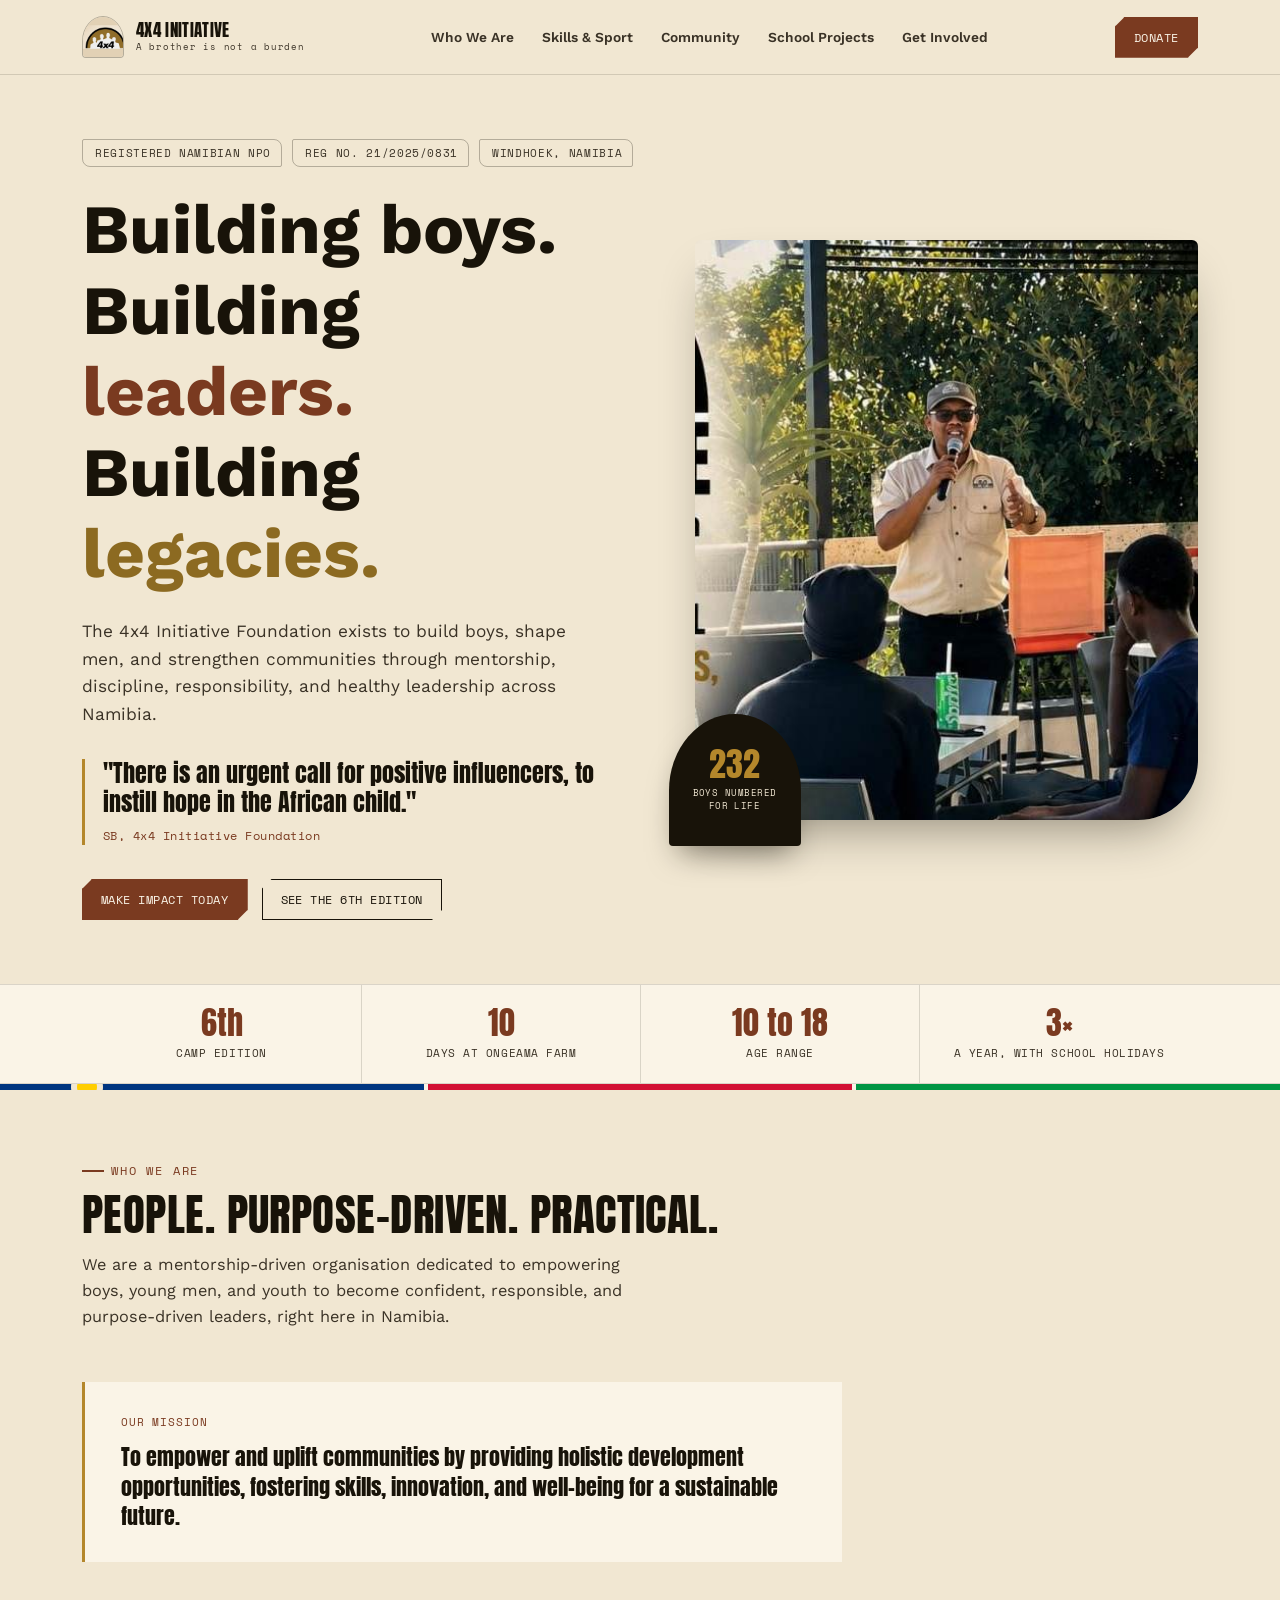
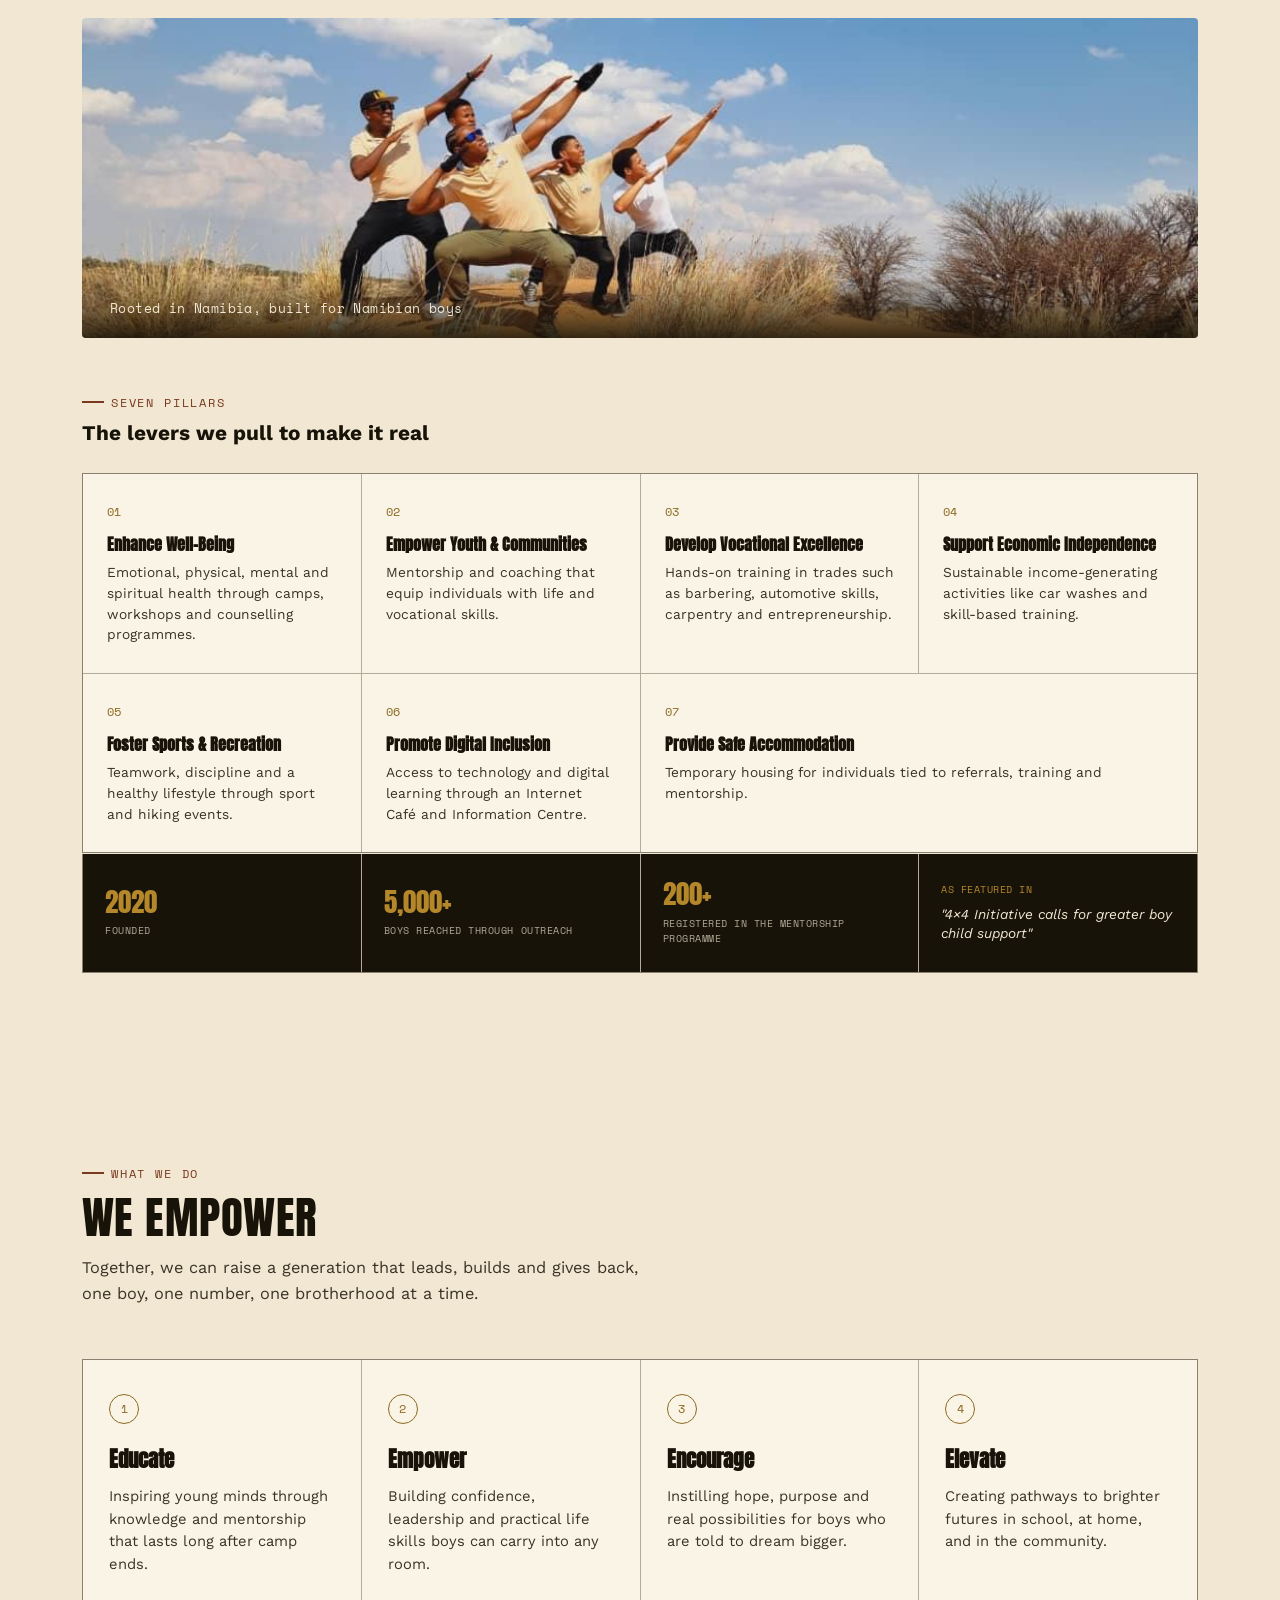
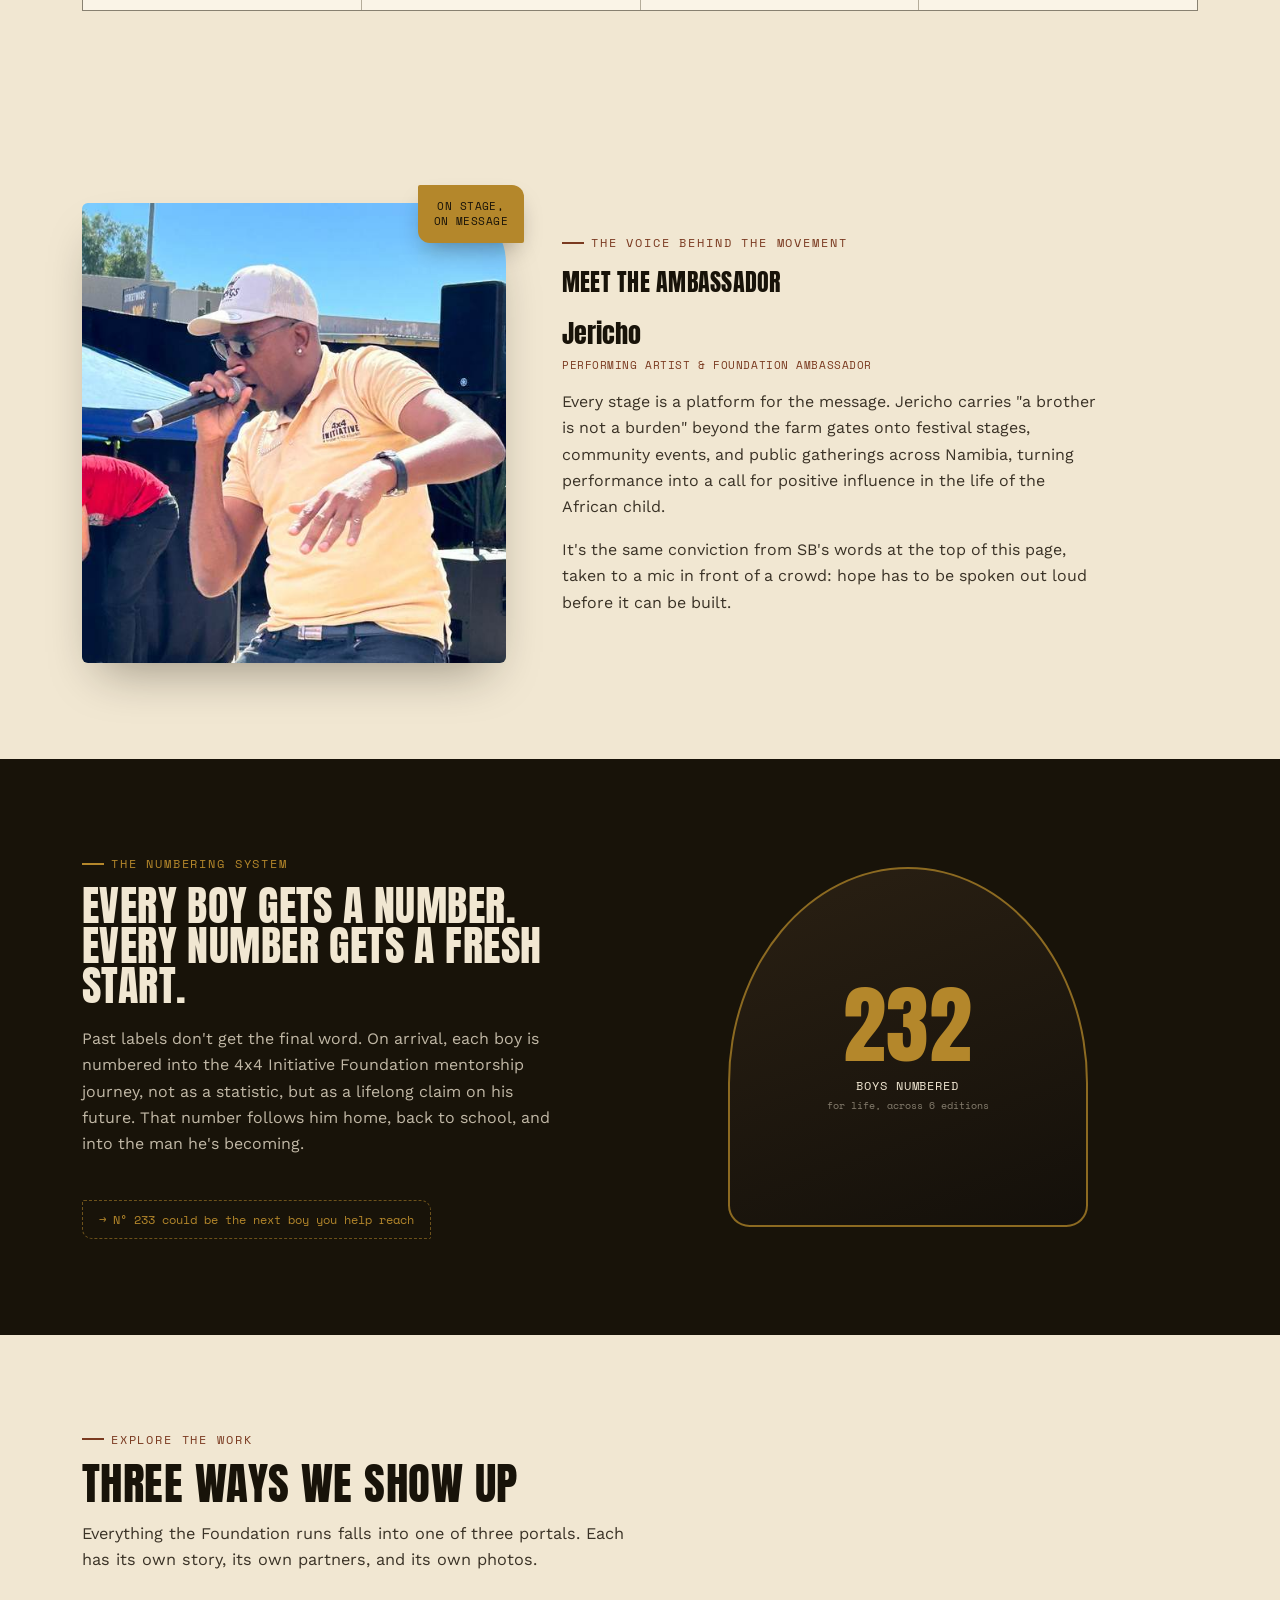
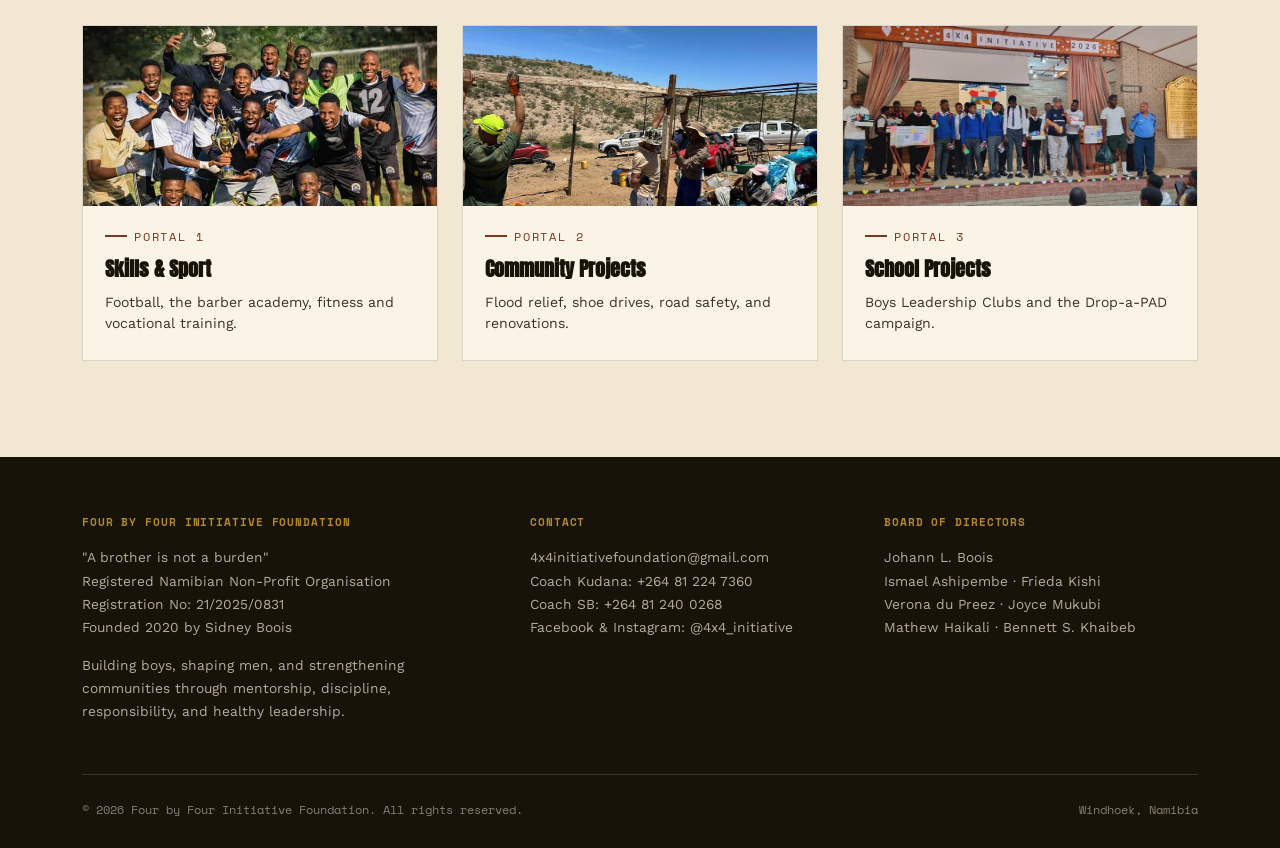
<file: index.html>
<!DOCTYPE html>
<html lang="en">
<head>
<meta charset="UTF-8">
<meta name="viewport" content="width=device-width, initial-scale=1.0">
<title>4x4 Initiative Foundation: A Brother Is Not a Burden</title>
<meta name="description" content="The 4x4 Initiative Foundation builds boys, shapes men, and strengthens Namibian communities through mentorship, leadership camps, school clubs, and community response.">

<!-- Favicons -->
<link rel="icon" type="image/x-icon" href="images/favicon.ico">
<link rel="icon" type="image/png" sizes="32x32" href="images/favicon-32.png">
<link rel="icon" type="image/png" sizes="16x16" href="images/favicon-16.png">
<link rel="apple-touch-icon" sizes="180x180" href="images/apple-touch-icon.png">
<meta name="theme-color" content="#181309">

<!-- Open Graph / social sharing -->
<meta property="og:type" content="website">
<meta property="og:url" content="https://iconic101creator.github.io/4x4-initiative-foundation-testing/index.html">
<meta property="og:title" content="4x4 Initiative Foundation: A Brother Is Not a Burden">
<meta property="og:description" content="The 4x4 Initiative Foundation builds boys, shapes men, and strengthens Namibian communities through mentorship, leadership camps, school clubs, and community response.">
<meta property="og:image" content="https://iconic101creator.github.io/4x4-initiative-foundation-testing/images/og-image.jpg">
<meta property="og:image:width" content="1200">
<meta property="og:image:height" content="630">
<meta property="og:locale" content="en_NA">

<!-- Twitter Card -->
<meta name="twitter:card" content="summary_large_image">
<meta name="twitter:title" content="4x4 Initiative Foundation: A Brother Is Not a Burden">
<meta name="twitter:description" content="The 4x4 Initiative Foundation builds boys, shapes men, and strengthens Namibian communities through mentorship, leadership camps, school clubs, and community response.">
<meta name="twitter:image" content="https://iconic101creator.github.io/4x4-initiative-foundation-testing/images/og-image.jpg">

<link rel="preconnect" href="https://fonts.googleapis.com">
<link rel="preconnect" href="https://fonts.gstatic.com" crossorigin>
<link rel="preload" as="style" href="https://fonts.googleapis.com/css2?family=Anton&family=Space+Mono:wght@400;700&family=Work+Sans:wght@400;500;600;700;800&display=swap" onload="this.onload=null;this.rel='stylesheet'">
<noscript><link rel="stylesheet" href="https://fonts.googleapis.com/css2?family=Anton&family=Space+Mono:wght@400;700&family=Work+Sans:wght@400;500;600;700;800&display=swap"></noscript>
<link rel="stylesheet" href="css/styles.css">
</head>
<body>

<header class="site">
  <div class="navrow">
    <a class="brand" href="index.html">
      <img class="brand-badge-img" src="images/logo-mark.png" alt="4x4 Initiative Foundation logo">
      <div class="brand-word">4x4 Initiative<small>A brother is not a burden</small></div>
    </a>
    <nav class="links">
      <a href="index.html#who-we-are">Who We Are</a>
      <a href="skills-sport.html">Skills &amp; Sport</a>
      <a href="community.html">Community</a>
      <a href="school-projects.html">School Projects</a>
      <a href="get-involved.html">Get Involved</a>
    </nav>
    <div class="nav-right">
      <a class="btn btn-solid" href="get-involved.html?tab=donate#join">Donate</a>
      <button class="hamburger" id="hamburger" aria-label="Open menu" aria-expanded="false">
        <span></span><span></span><span></span>
      </button>
    </div>
  </div>
  <nav class="mobile-menu" id="mobileMenu">
    <a href="index.html">Home</a>
    <a href="index.html#who-we-are">Who We Are</a>
    <a href="skills-sport.html">Skills &amp; Sport</a>
    <a href="community.html">Community</a>
    <a href="school-projects.html">School Projects</a>
    <a href="get-involved.html">Get Involved</a>
    <a class="btn btn-solid" href="get-involved.html?tab=donate#join">Donate</a>
  </nav>
</header>

<main>
  <section class="hero">
    <div class="wrap">
      <div class="hero-grid">
        <div class="reveal is-visible">
          <div class="hero-eyebrow-row">
            <span class="tag-chip">Registered Namibian NPO</span>
            <span class="tag-chip">Reg No. 21/2025/0831</span>
            <span class="tag-chip">Windhoek, Namibia</span>
          </div>
          <h1 class="hero-title">Building boys.<br>Building <span class="accent">leaders.</span><br>Building <span class="accent2">legacies.</span></h1>
          <p class="hero-lede">The 4x4 Initiative Foundation exists to build boys, shape men, and strengthen communities through mentorship, discipline, responsibility, and healthy leadership across Namibia.</p>

          <div class="quote-block">
            <p>"There is an urgent call for positive influencers, to instill hope in the African child."</p>
            <cite>SB, 4x4 Initiative Foundation</cite>
          </div>

          <div class="hero-ctas">
            <a class="btn btn-solid" href="get-involved.html?tab=donate#join">Make Impact Today</a>
            <a class="btn" href="school-projects.html#camp-snapshot">See the 6th Edition</a>
          </div>
        </div>

        <div class="hero-photo reveal is-visible">
          <div class="hero-photo-frame">
            <img src="images/hero-speaker.jpg" alt="A 4x4 Initiative mentor speaks to boys during the Boys Leadership Camp">
          </div>
          <div class="hero-badge-float">
            <div class="num">232</div>
            <div class="lbl">Boys Numbered for Life</div>
          </div>
        </div>
      </div>
    </div>

    <div class="ticker">
      <div class="wrap">
        <div class="ticker-row">
          <div class="ticker-item">
            <div class="num">6th</div>
            <div class="lbl">Camp Edition</div>
          </div>
          <div class="ticker-item">
            <div class="num">10</div>
            <div class="lbl">Days at Ongeama Farm</div>
          </div>
          <div class="ticker-item">
            <div class="num">10 to 18</div>
            <div class="lbl">Age Range</div>
          </div>
          <div class="ticker-item">
            <div class="num">3×</div>
            <div class="lbl">A Year, With School Holidays</div>
          </div>
        </div>
      </div>
    </div>
  </section>

  <section id="who-we-are" class="who-we-are">
    <div class="flag-bar" aria-hidden="true">
      <span class="flag-seg flag-blue"></span>
      <span class="flag-seg flag-white"></span>
      <span class="flag-seg flag-red"></span>
      <span class="flag-seg flag-white"></span>
      <span class="flag-seg flag-green"></span>
      <span class="flag-sun"></span>
    </div>
    <div class="wrap">
      <div class="section-head reveal">
        <span class="eyebrow">Who We Are</span>
        <h2 class="display">People. Purpose-driven. Practical.</h2>
        <p class="sub">We are a mentorship-driven organisation dedicated to empowering boys, young men, and youth to become confident, responsible, and purpose-driven leaders, right here in Namibia.</p>
      </div>

      <div class="mission-block reveal">
        <span class="mission-label">Our Mission</span>
        <p class="mission-quote">To empower and uplift communities by providing holistic development opportunities, fostering skills, innovation, and well-being for a sustainable future.</p>
      </div>

      <div class="namibia-banner reveal">
        <img src="images/portals/dune-formation.jpg" alt="4x4 Initiative coaches on a red Kalahari dune in Namibia">
        <div class="namibia-banner-caption">Rooted in Namibia, built for Namibian boys</div>
      </div>

      <div class="pillars-head reveal">
        <span class="eyebrow">Seven Pillars</span>
        <h3 class="pillars-title">The levers we pull to make it real</h3>
      </div>

      <div class="pillars-grid reveal">
        <div class="pillar-card">
          <span class="pillar-num">01</span>
          <h4>Enhance Well-Being</h4>
          <p>Emotional, physical, mental and spiritual health through camps, workshops and counselling programmes.</p>
        </div>
        <div class="pillar-card">
          <span class="pillar-num">02</span>
          <h4>Empower Youth &amp; Communities</h4>
          <p>Mentorship and coaching that equip individuals with life and vocational skills.</p>
        </div>
        <div class="pillar-card">
          <span class="pillar-num">03</span>
          <h4>Develop Vocational Excellence</h4>
          <p>Hands-on training in trades such as barbering, automotive skills, carpentry and entrepreneurship.</p>
        </div>
        <div class="pillar-card">
          <span class="pillar-num">04</span>
          <h4>Support Economic Independence</h4>
          <p>Sustainable income-generating activities like car washes and skill-based training.</p>
        </div>
        <div class="pillar-card">
          <span class="pillar-num">05</span>
          <h4>Foster Sports &amp; Recreation</h4>
          <p>Teamwork, discipline and a healthy lifestyle through sport and hiking events.</p>
        </div>
        <div class="pillar-card">
          <span class="pillar-num">06</span>
          <h4>Promote Digital Inclusion</h4>
          <p>Access to technology and digital learning through an Internet Café and Information Centre.</p>
        </div>
        <div class="pillar-card">
          <span class="pillar-num">07</span>
          <h4>Provide Safe Accommodation</h4>
          <p>Temporary housing for individuals tied to referrals, training and mentorship.</p>
        </div>
      </div>

      <div class="trust-strip reveal">
        <div class="trust-item">
          <span class="trust-num">2020</span>
          <span class="trust-lbl">Founded</span>
        </div>
        <div class="trust-item">
          <span class="trust-num">5,000+</span>
          <span class="trust-lbl">Boys Reached Through Outreach</span>
        </div>
        <div class="trust-item">
          <span class="trust-num">200+</span>
          <span class="trust-lbl">Registered in the Mentorship Programme</span>
        </div>
        <div class="trust-item trust-press">
          <span class="trust-lbl">As Featured In</span>
          <span class="trust-press-title">"4×4 Initiative calls for greater boy child support"</span>
        </div>
      </div>
    </div>
  </section>

  <section id="empower">
    <div class="wrap">
      <div class="section-head reveal">
        <span class="eyebrow">What We Do</span>
        <h2 class="display">We empower</h2>
        <p class="sub">Together, we can raise a generation that leads, builds and gives back, one boy, one number, one brotherhood at a time.</p>
      </div>
      <div class="empower-grid reveal">
        <div class="empower-card">
          <div class="letter">1</div>
          <h3>Educate</h3>
          <p>Inspiring young minds through knowledge and mentorship that lasts long after camp ends.</p>
        </div>
        <div class="empower-card">
          <div class="letter">2</div>
          <h3>Empower</h3>
          <p>Building confidence, leadership and practical life skills boys can carry into any room.</p>
        </div>
        <div class="empower-card">
          <div class="letter">3</div>
          <h3>Encourage</h3>
          <p>Instilling hope, purpose and real possibilities for boys who are told to dream bigger.</p>
        </div>
        <div class="empower-card">
          <div class="letter">4</div>
          <h3>Elevate</h3>
          <p>Creating pathways to brighter futures in school, at home, and in the community.</p>
        </div>
      </div>
    </div>
  </section>

  <section id="ambassador">
    <div class="wrap">
      <div class="ambassador-grid reveal">
        <div class="ambassador-photo">
          <div class="ambassador-frame">
            <img src="images/ambassador.jpg" alt="Jericho, 4x4 Initiative Foundation ambassador, performing on stage in branded polo">
          </div>
          <div class="ambassador-tag">On Stage,<br>On Message</div>
        </div>
        <div class="ambassador-copy">
          <span class="eyebrow">The Voice Behind the Movement</span>
          <h2 class="display">Meet the Ambassador</h2>
          <p class="ambassador-name">Jericho <span class="ambassador-role">Performing Artist &amp; Foundation Ambassador</span></p>
          <p class="sub">Every stage is a platform for the message. Jericho carries "a brother is not a burden" beyond the farm gates onto festival stages, community events, and public gatherings across Namibia, turning performance into a call for positive influence in the life of the African child.</p>
          <p class="sub">It's the same conviction from SB's words at the top of this page, taken to a mic in front of a crowd: hope has to be spoken out loud before it can be built.</p>
        </div>
      </div>
    </div>
  </section>

  <section class="numbering">
    <div class="wrap">
      <div class="reveal">
        <span class="eyebrow">The Numbering System</span>
        <h2 class="display">Every boy gets a number. Every number gets a fresh start.</h2>
        <p class="body-text">Past labels don't get the final word. On arrival, each boy is numbered into the 4x4 Initiative Foundation mentorship journey, not as a statistic, but as a lifelong claim on his future. That number follows him home, back to school, and into the man he's becoming.</p>
        <div class="tag-line">→ N° 233 could be the next boy you help reach</div>
      </div>
      <div class="reveal">
        <div class="badge-huge">
          <div class="count">232</div>
          <div class="count-lbl">Boys Numbered</div>
          <div class="count-sub">for life, across 6 editions</div>
        </div>
      </div>
    </div>
  </section>

  <section id="portals">
    <div class="wrap">
      <div class="section-head reveal">
        <span class="eyebrow">Explore The Work</span>
        <h2 class="display">Three ways we show up</h2>
        <p class="sub">Everything the Foundation runs falls into one of three portals. Each has its own story, its own partners, and its own photos.</p>
      </div>
      <div class="portal-cards reveal">
        <a class="portal-card" href="skills-sport.html">
          <img src="images/gallery/football-champions.jpg" alt="4x4 Initiative FC celebrating a championship win">
          <div class="portal-card-body">
            <span class="eyebrow">Portal 1</span>
            <h3>Skills &amp; Sport</h3>
            <p>Football, the barber academy, fitness and vocational training.</p>
          </div>
        </a>
        <a class="portal-card" href="community.html">
          <img src="images/rebuild-1.jpg" alt="Volunteers rebuilding a shelter during flood relief">
          <div class="portal-card-body">
            <span class="eyebrow">Portal 2</span>
            <h3>Community Projects</h3>
            <p>Flood relief, shoe drives, road safety, and renovations.</p>
          </div>
        </a>
        <a class="portal-card" href="school-projects.html">
          <img src="images/gallery/drop-a-pad-coastal.jpg" alt="Drop-a-PAD activation on stage at a high school">
          <div class="portal-card-body">
            <span class="eyebrow">Portal 3</span>
            <h3>School Projects</h3>
            <p>Boys Leadership Clubs and the Drop-a-PAD campaign.</p>
          </div>
        </a>
      </div>
    </div>
  </section>


</main>

<footer>
  <div class="wrap">
    <div class="footer-grid">
      <div>
        <h4>Four by Four Initiative Foundation</h4>
        <p>"A brother is not a burden"<br>Registered Namibian Non-Profit Organisation<br>Registration No: 21/2025/0831<br>Founded 2020 by Sidney Boois</p>
        <p style="margin-top:14px;">Building boys, shaping men, and strengthening communities through mentorship, discipline, responsibility, and healthy leadership.</p>
      </div>
      <div>
        <h4>Contact</h4>
        <p>
          <a href="mailto:4x4initiativefoundation@gmail.com">4x4initiativefoundation@gmail.com</a><br>
          Coach Kudana: <a href="tel:+264812247360">+264 81 224 7360</a><br>
          Coach SB: <a href="tel:+264812400268">+264 81 240 0268</a><br>
          <a href="#" onclick="return false;">Facebook & Instagram: @4x4_initiative</a>
        </p>
      </div>
      <div>
        <h4>Board of Directors</h4>
        <p>Johann L. Boois<br>Ismael Ashipembe · Frieda Kishi<br>Verona du Preez · Joyce Mukubi<br>Mathew Haikali · Bennett S. Khaibeb</p>
      </div>
    </div>
    <div class="footer-bottom">
      <span>© 2026 Four by Four Initiative Foundation. All rights reserved.</span>
      <span>Windhoek, Namibia</span>
    </div>
  </div>
</footer>


<script src="js/main.js"></script>
</body>
</html>
</file>
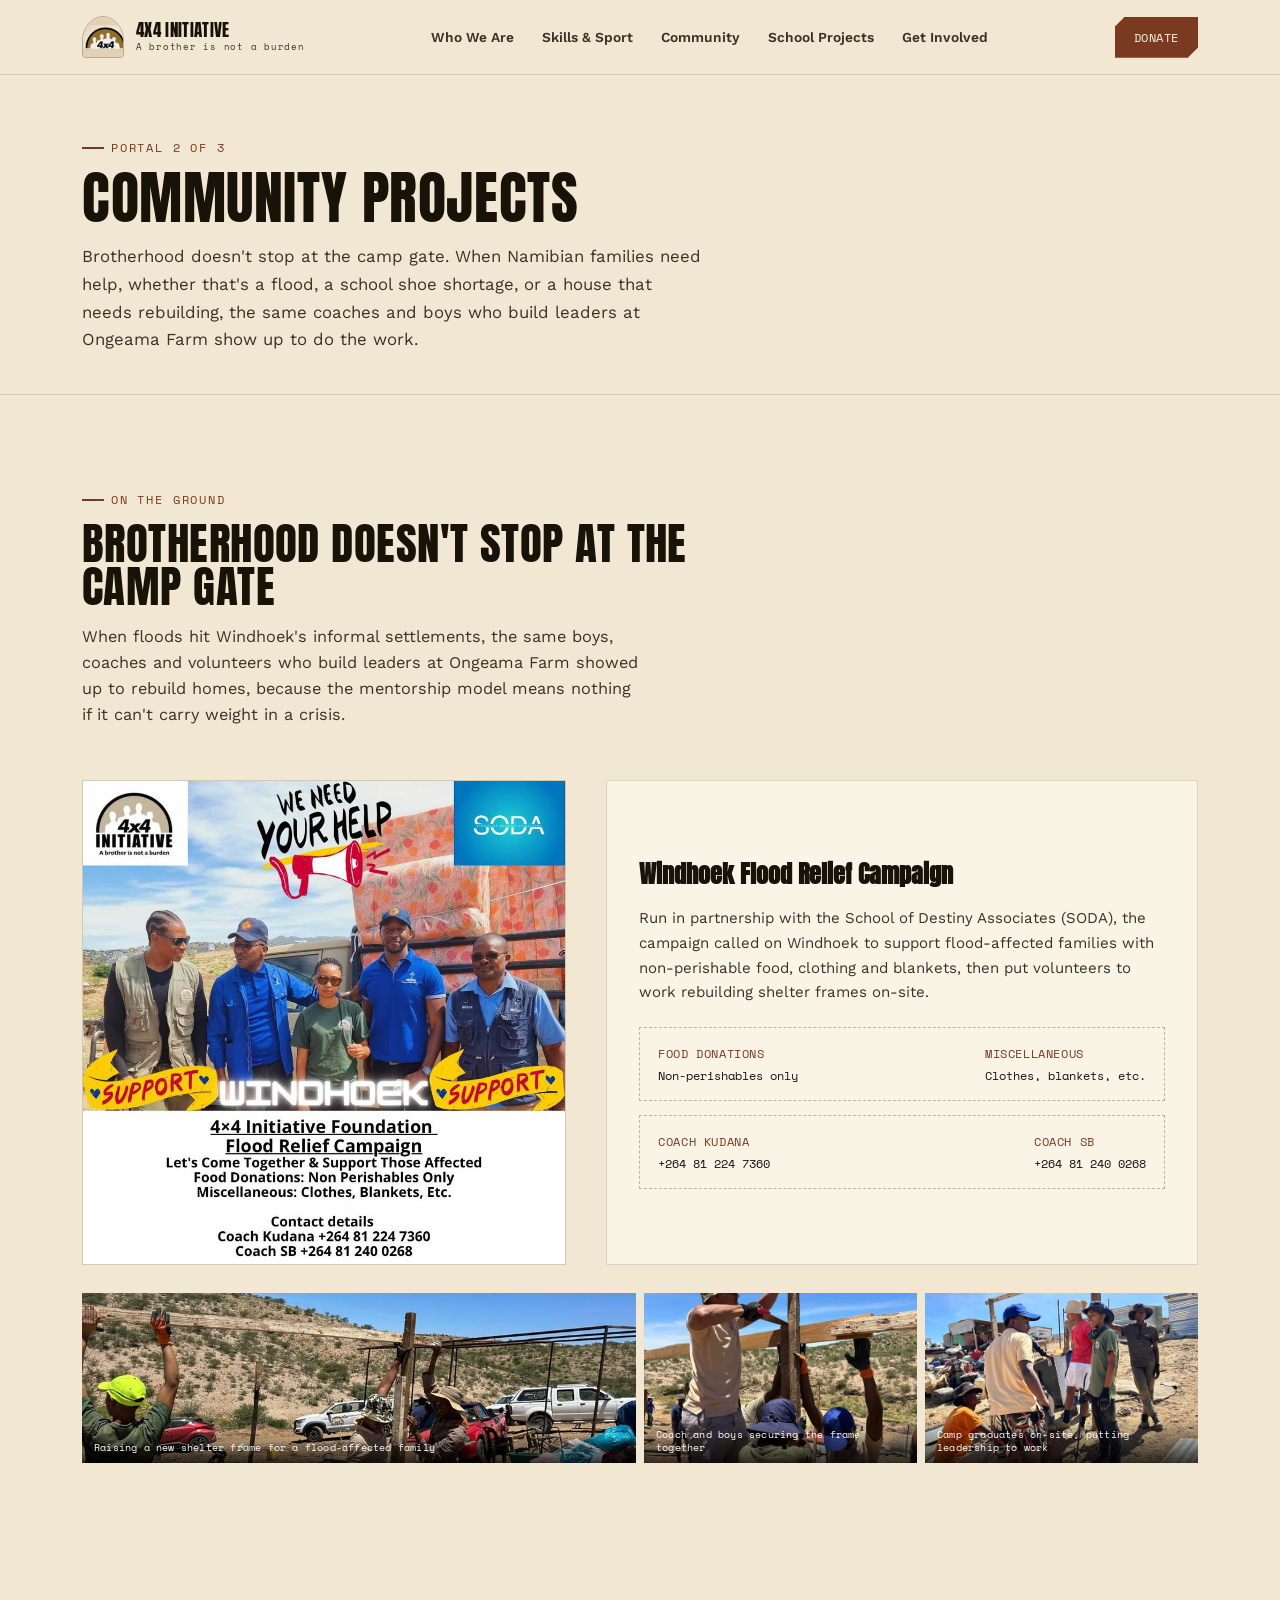
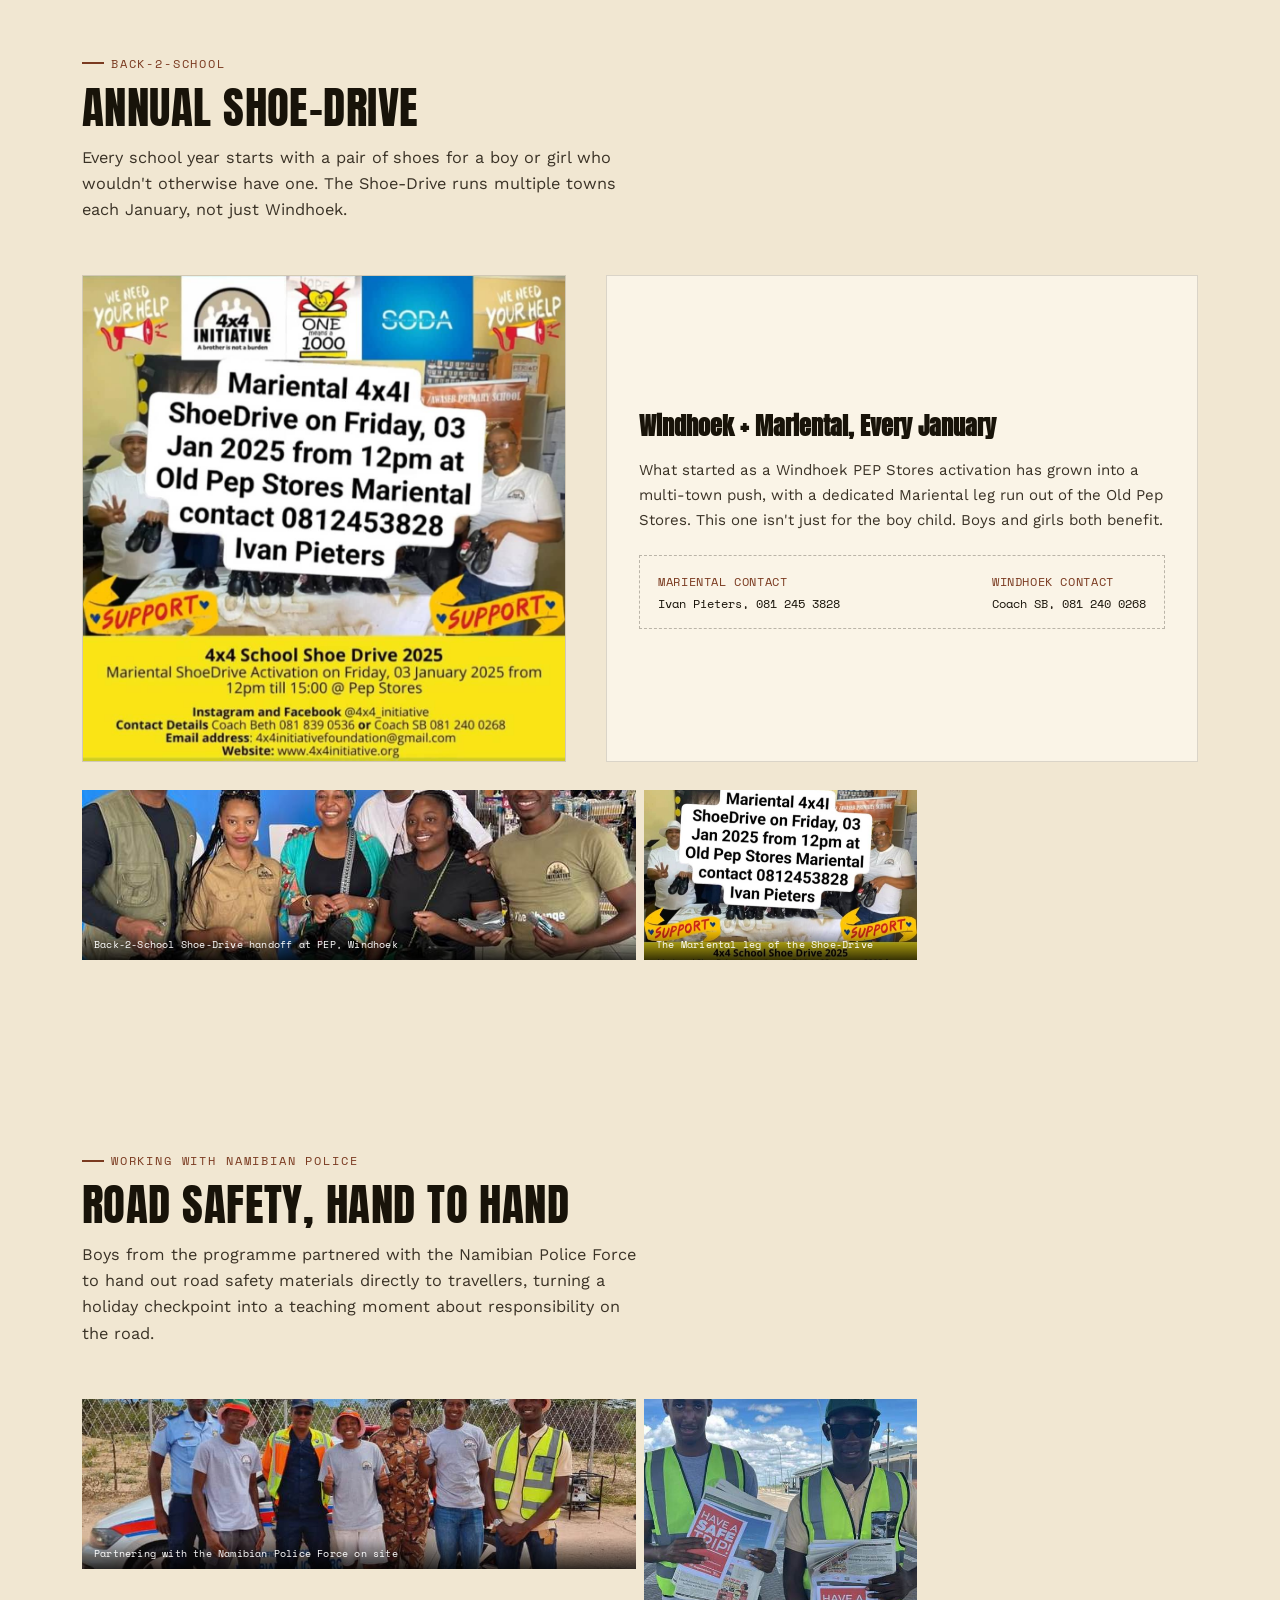
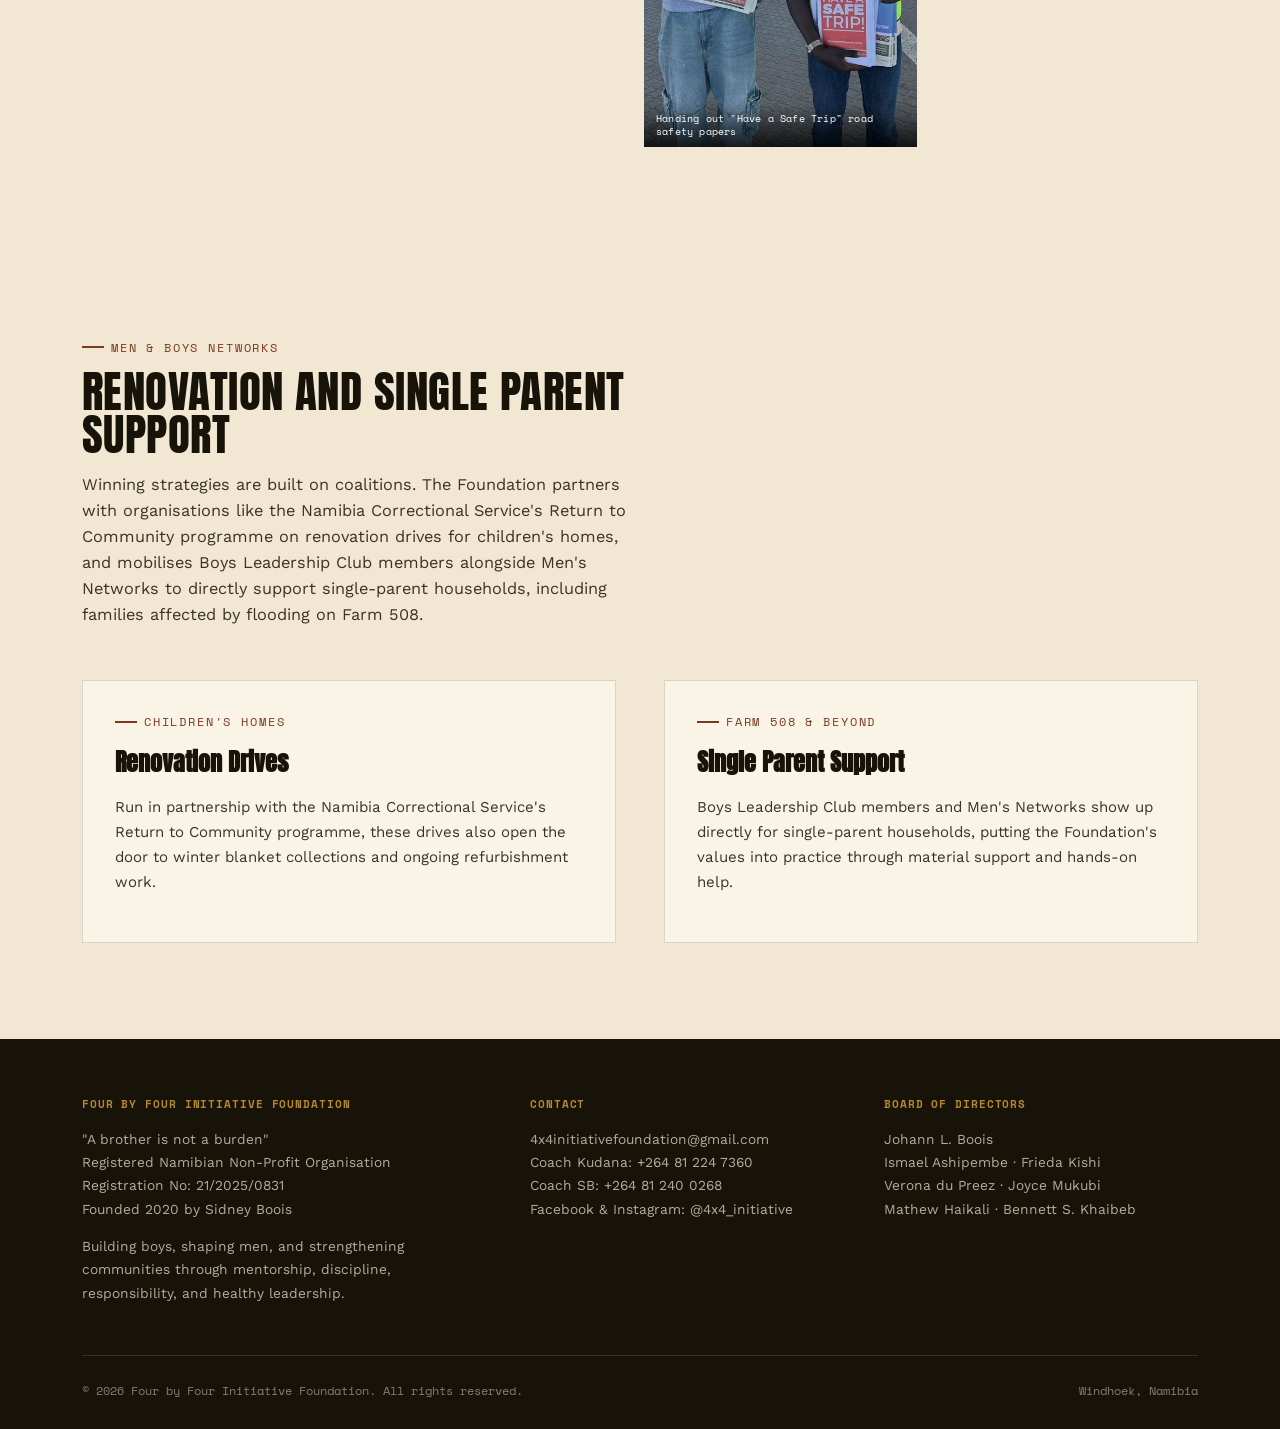
<file: community.html>
<!DOCTYPE html>
<html lang="en">
<head>
<meta charset="UTF-8">
<meta name="viewport" content="width=device-width, initial-scale=1.0">
<title>Community Projects: 4x4 Initiative Foundation</title>
<meta name="description" content="Flood relief, shoe drives, road safety campaigns and renovation work, the 4x4 Initiative Foundation's Community Projects portal.">

<!-- Favicons -->
<link rel="icon" type="image/x-icon" href="images/favicon.ico">
<link rel="icon" type="image/png" sizes="32x32" href="images/favicon-32.png">
<link rel="icon" type="image/png" sizes="16x16" href="images/favicon-16.png">
<link rel="apple-touch-icon" sizes="180x180" href="images/apple-touch-icon.png">
<meta name="theme-color" content="#181309">

<!-- Open Graph / social sharing -->
<meta property="og:type" content="website">
<meta property="og:url" content="https://iconic101creator.github.io/4x4-initiative-foundation-testing/community.html">
<meta property="og:title" content="Community Projects: 4x4 Initiative Foundation">
<meta property="og:description" content="Flood relief, shoe drives, road safety campaigns and renovation work, the 4x4 Initiative Foundation's Community Projects portal.">
<meta property="og:image" content="https://iconic101creator.github.io/4x4-initiative-foundation-testing/images/og-image.jpg">
<meta property="og:image:width" content="1200">
<meta property="og:image:height" content="630">
<meta property="og:locale" content="en_NA">

<!-- Twitter Card -->
<meta name="twitter:card" content="summary_large_image">
<meta name="twitter:title" content="Community Projects: 4x4 Initiative Foundation">
<meta name="twitter:description" content="Flood relief, shoe drives, road safety campaigns and renovation work, the 4x4 Initiative Foundation's Community Projects portal.">
<meta name="twitter:image" content="https://iconic101creator.github.io/4x4-initiative-foundation-testing/images/og-image.jpg">

<link rel="preconnect" href="https://fonts.googleapis.com">
<link rel="preconnect" href="https://fonts.gstatic.com" crossorigin>
<link rel="preload" as="style" href="https://fonts.googleapis.com/css2?family=Anton&family=Space+Mono:wght@400;700&family=Work+Sans:wght@400;500;600;700;800&display=swap" onload="this.onload=null;this.rel='stylesheet'">
<noscript><link rel="stylesheet" href="https://fonts.googleapis.com/css2?family=Anton&family=Space+Mono:wght@400;700&family=Work+Sans:wght@400;500;600;700;800&display=swap"></noscript>
<link rel="stylesheet" href="css/styles.css">
</head>
<body>

<header class="site">
  <div class="navrow">
    <a class="brand" href="index.html">
      <img class="brand-badge-img" src="images/logo-mark.png" alt="4x4 Initiative Foundation logo">
      <div class="brand-word">4x4 Initiative<small>A brother is not a burden</small></div>
    </a>
    <nav class="links">
      <a href="index.html#who-we-are">Who We Are</a>
      <a href="skills-sport.html">Skills &amp; Sport</a>
      <a href="community.html">Community</a>
      <a href="school-projects.html">School Projects</a>
      <a href="get-involved.html">Get Involved</a>
    </nav>
    <div class="nav-right">
      <a class="btn btn-solid" href="get-involved.html?tab=donate#join">Donate</a>
      <button class="hamburger" id="hamburger" aria-label="Open menu" aria-expanded="false">
        <span></span><span></span><span></span>
      </button>
    </div>
  </div>
  <nav class="mobile-menu" id="mobileMenu">
    <a href="index.html">Home</a>
    <a href="index.html#who-we-are">Who We Are</a>
    <a href="skills-sport.html">Skills &amp; Sport</a>
    <a href="community.html">Community</a>
    <a href="school-projects.html">School Projects</a>
    <a href="get-involved.html">Get Involved</a>
    <a class="btn btn-solid" href="get-involved.html?tab=donate#join">Donate</a>
  </nav>
</header>

<main>
  <section class="portal-hero">
    <div class="wrap">
      <span class="eyebrow">Portal 2 of 3</span>
      <h1 class="display">Community Projects</h1>
      <p class="sub">Brotherhood doesn't stop at the camp gate. When Namibian families need help, whether that's a flood, a school shoe shortage, or a house that needs rebuilding, the same coaches and boys who build leaders at Ongeama Farm show up to do the work.</p>
    </div>
  </section>

  <section id="flood-relief">
    <div class="wrap">
      <div class="section-head reveal">
        <span class="eyebrow">On The Ground</span>
        <h2 class="display">Brotherhood doesn't stop at the camp gate</h2>
        <p class="sub">When floods hit Windhoek's informal settlements, the same boys, coaches and volunteers who build leaders at Ongeama Farm showed up to rebuild homes, because the mentorship model means nothing if it can't carry weight in a crisis.</p>
      </div>

      <div class="community-grid reveal">
        <div class="community-poster">
          <img src="images/flood-relief-poster.jpg" alt="4x4 Initiative Foundation Windhoek Flood Relief Campaign poster, with SODA partnership">
        </div>
        <div class="community-info">
          <h3>Windhoek Flood Relief Campaign</h3>
          <p>Run in partnership with the School of Destiny Associates (SODA), the campaign called on Windhoek to support flood-affected families with non-perishable food, clothing and blankets, then put volunteers to work rebuilding shelter frames on-site.</p>
          <div class="event-strip">
            <div><span class="ev-label">Food Donations</span>Non-perishables only</div>
            <div><span class="ev-label">Miscellaneous</span>Clothes, blankets, etc.</div>
          </div>
          <div class="event-strip">
            <div><span class="ev-label">Coach Kudana</span>+264 81 224 7360</div>
            <div><span class="ev-label">Coach SB</span>+264 81 240 0268</div>
          </div>
        </div>
      </div>

      <div class="gallery community-gallery reveal">
        <figure class="g-wide"><img src="images/rebuild-1.jpg" alt="Volunteers and camp participants raising a shelter frame during flood relief rebuild"><figcaption>Raising a new shelter frame for a flood-affected family</figcaption></figure>
        <figure><img src="images/rebuild-2.jpg" alt="Coach and boys working together to secure a wooden shelter post"><figcaption>Coach and boys securing the frame together</figcaption></figure>
        <figure><img src="images/rebuild-3.jpg" alt="Boys Leadership Camp graduates on site helping rebuild after the floods"><figcaption>Camp graduates on-site, putting leadership to work</figcaption></figure>
      </div>
    </div>
  </section>

  <section id="shoe-drives">
    <div class="wrap">
      <div class="section-head reveal">
        <span class="eyebrow">Back-2-School</span>
        <h2 class="display">Annual Shoe-Drive</h2>
        <p class="sub">Every school year starts with a pair of shoes for a boy or girl who wouldn't otherwise have one. The Shoe-Drive runs multiple towns each January, not just Windhoek.</p>
      </div>

      <div class="community-grid reveal">
        <div class="community-poster">
          <img src="images/portals/mariental-shoedrive-flyer.jpg" alt="Mariental 4x4 Shoe-Drive flyer, Old Pep Stores Mariental, contact Ivan Pieters">
        </div>
        <div class="community-info">
          <h3>Windhoek + Mariental, Every January</h3>
          <p>What started as a Windhoek PEP Stores activation has grown into a multi-town push, with a dedicated Mariental leg run out of the Old Pep Stores. This one isn't just for the boy child. Boys and girls both benefit.</p>
          <div class="event-strip">
            <div><span class="ev-label">Mariental Contact</span>Ivan Pieters, 081 245 3828</div>
            <div><span class="ev-label">Windhoek Contact</span>Coach SB, 081 240 0268</div>
          </div>
        </div>
      </div>

      <div class="gallery reveal">
        <figure class="g-wide"><img src="images/gallery/pep-shoedrive.jpg" alt="4x4 Initiative team handing over shoes at the PEP Back-2-School shoe drive"><figcaption>Back-2-School Shoe-Drive handoff at PEP, Windhoek</figcaption></figure>
        <figure><img src="images/portals/mariental-shoedrive-flyer.jpg" alt="Mariental Shoe-Drive activation flyer"><figcaption>The Mariental leg of the Shoe-Drive</figcaption></figure>
      </div>
    </div>
  </section>

  <section id="road-safety">
    <div class="wrap">
      <div class="section-head reveal">
        <span class="eyebrow">Working With Namibian Police</span>
        <h2 class="display">Road safety, hand to hand</h2>
        <p class="sub">Boys from the programme partnered with the Namibian Police Force to hand out road safety materials directly to travellers, turning a holiday checkpoint into a teaching moment about responsibility on the road.</p>
      </div>

      <div class="gallery reveal">
        <figure class="g-wide"><img src="images/gallery/nampol-partnership.jpg" alt="4x4 Initiative members with Namibian Police Force officers and vehicle"><figcaption>Partnering with the Namibian Police Force on site</figcaption></figure>
        <figure class="g-tall"><img src="images/gallery/safe-trip-campaign.jpg" alt="Two volunteers handing out Have a Safe Trip road safety newspapers"><figcaption>Handing out "Have a Safe Trip" road safety papers</figcaption></figure>
      </div>
    </div>
  </section>

  <section id="renovation-support">
    <div class="wrap">
      <div class="section-head reveal">
        <span class="eyebrow">Men &amp; Boys Networks</span>
        <h2 class="display">Renovation and single parent support</h2>
        <p class="sub">Winning strategies are built on coalitions. The Foundation partners with organisations like the Namibia Correctional Service's Return to Community programme on renovation drives for children's homes, and mobilises Boys Leadership Club members alongside Men's Networks to directly support single-parent households, including families affected by flooding on Farm 508.</p>
      </div>
      <div class="beyond-grid reveal">
        <div class="beyond-card">
          <span class="eyebrow">Children's Homes</span>
          <h3>Renovation Drives</h3>
          <p>Run in partnership with the Namibia Correctional Service's Return to Community programme, these drives also open the door to winter blanket collections and ongoing refurbishment work.</p>
        </div>
        <div class="beyond-card">
          <span class="eyebrow">Farm 508 &amp; Beyond</span>
          <h3>Single Parent Support</h3>
          <p>Boys Leadership Club members and Men's Networks show up directly for single-parent households, putting the Foundation's values into practice through material support and hands-on help.</p>
        </div>
      </div>
    </div>
  </section>


</main>

<footer>
  <div class="wrap">
    <div class="footer-grid">
      <div>
        <h4>Four by Four Initiative Foundation</h4>
        <p>"A brother is not a burden"<br>Registered Namibian Non-Profit Organisation<br>Registration No: 21/2025/0831<br>Founded 2020 by Sidney Boois</p>
        <p style="margin-top:14px;">Building boys, shaping men, and strengthening communities through mentorship, discipline, responsibility, and healthy leadership.</p>
      </div>
      <div>
        <h4>Contact</h4>
        <p>
          <a href="mailto:4x4initiativefoundation@gmail.com">4x4initiativefoundation@gmail.com</a><br>
          Coach Kudana: <a href="tel:+264812247360">+264 81 224 7360</a><br>
          Coach SB: <a href="tel:+264812400268">+264 81 240 0268</a><br>
          <a href="#" onclick="return false;">Facebook & Instagram: @4x4_initiative</a>
        </p>
      </div>
      <div>
        <h4>Board of Directors</h4>
        <p>Johann L. Boois<br>Ismael Ashipembe · Frieda Kishi<br>Verona du Preez · Joyce Mukubi<br>Mathew Haikali · Bennett S. Khaibeb</p>
      </div>
    </div>
    <div class="footer-bottom">
      <span>© 2026 Four by Four Initiative Foundation. All rights reserved.</span>
      <span>Windhoek, Namibia</span>
    </div>
  </div>
</footer>


<script src="js/main.js"></script>
</body>
</html>
</file>
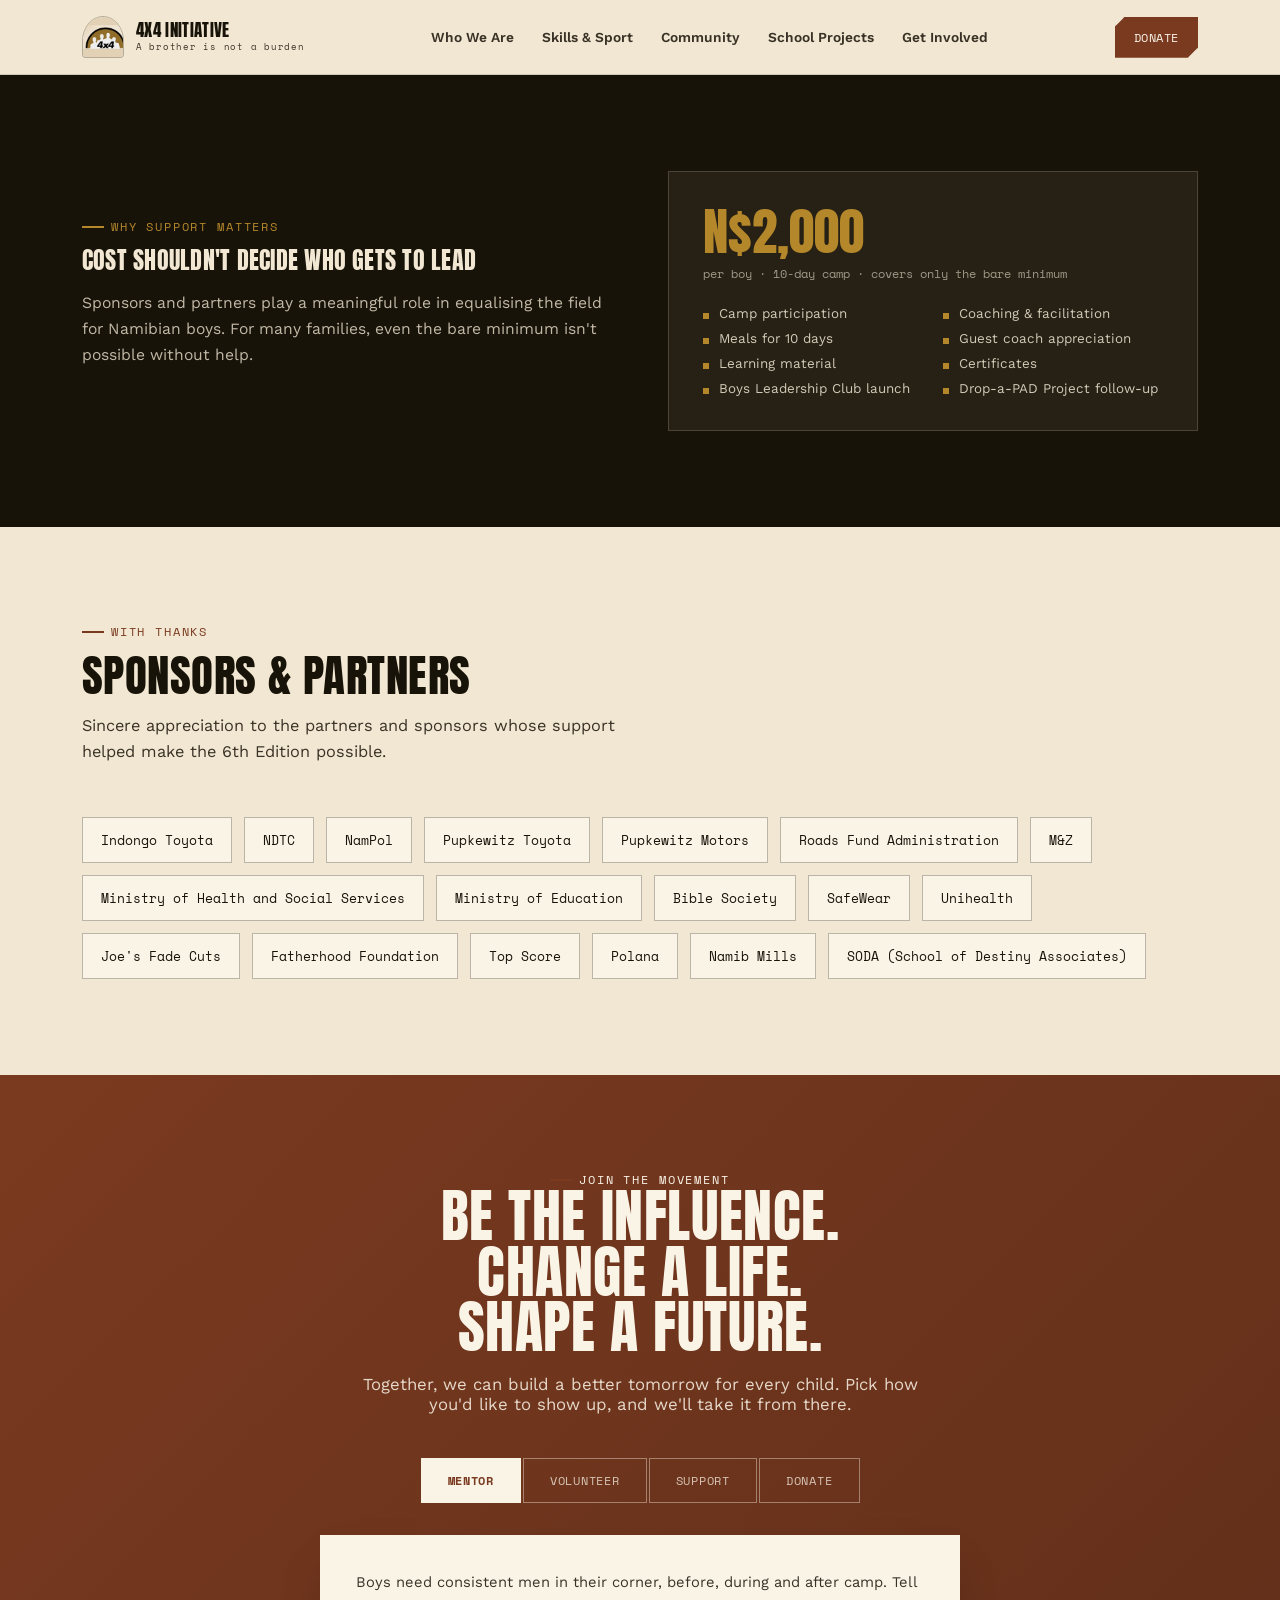
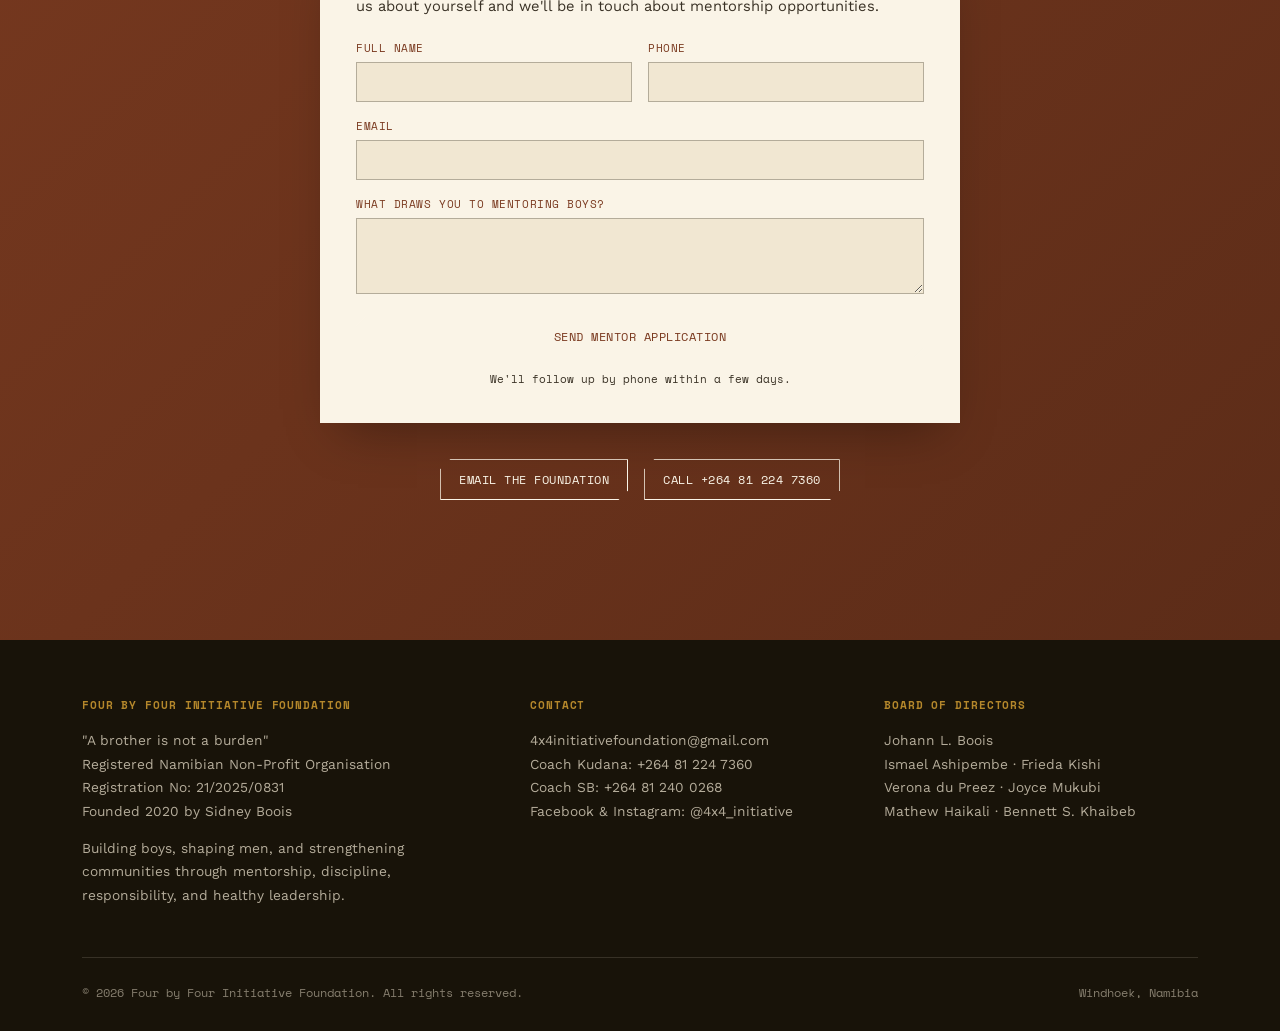
<file: get-involved.html>
<!DOCTYPE html>
<html lang="en">
<head>
<meta charset="UTF-8">
<meta name="viewport" content="width=device-width, initial-scale=1.0">
<title>Get Involved: 4x4 Initiative Foundation</title>
<meta name="description" content="Mentor, volunteer, support, or donate to the 4x4 Initiative Foundation. Every form of involvement helps build the next generation of Namibian leaders.">

<!-- Favicons -->
<link rel="icon" type="image/x-icon" href="images/favicon.ico">
<link rel="icon" type="image/png" sizes="32x32" href="images/favicon-32.png">
<link rel="icon" type="image/png" sizes="16x16" href="images/favicon-16.png">
<link rel="apple-touch-icon" sizes="180x180" href="images/apple-touch-icon.png">
<meta name="theme-color" content="#181309">

<!-- Open Graph / social sharing -->
<meta property="og:type" content="website">
<meta property="og:url" content="https://iconic101creator.github.io/4x4-initiative-foundation-testing/get-involved.html">
<meta property="og:title" content="Get Involved: 4x4 Initiative Foundation">
<meta property="og:description" content="Mentor, volunteer, support, or donate to the 4x4 Initiative Foundation. Every form of involvement helps build the next generation of Namibian leaders.">
<meta property="og:image" content="https://iconic101creator.github.io/4x4-initiative-foundation-testing/images/og-image.jpg">
<meta property="og:image:width" content="1200">
<meta property="og:image:height" content="630">
<meta property="og:locale" content="en_NA">

<!-- Twitter Card -->
<meta name="twitter:card" content="summary_large_image">
<meta name="twitter:title" content="Get Involved: 4x4 Initiative Foundation">
<meta name="twitter:description" content="Mentor, volunteer, support, or donate to the 4x4 Initiative Foundation. Every form of involvement helps build the next generation of Namibian leaders.">
<meta name="twitter:image" content="https://iconic101creator.github.io/4x4-initiative-foundation-testing/images/og-image.jpg">

<link rel="preconnect" href="https://fonts.googleapis.com">
<link rel="preconnect" href="https://fonts.gstatic.com" crossorigin>
<link rel="preload" as="style" href="https://fonts.googleapis.com/css2?family=Anton&family=Space+Mono:wght@400;700&family=Work+Sans:wght@400;500;600;700;800&display=swap" onload="this.onload=null;this.rel='stylesheet'">
<noscript><link rel="stylesheet" href="https://fonts.googleapis.com/css2?family=Anton&family=Space+Mono:wght@400;700&family=Work+Sans:wght@400;500;600;700;800&display=swap"></noscript>
<link rel="stylesheet" href="css/styles.css">
</head>
<body>

<header class="site">
  <div class="navrow">
    <a class="brand" href="index.html">
      <img class="brand-badge-img" src="images/logo-mark.png" alt="4x4 Initiative Foundation logo">
      <div class="brand-word">4x4 Initiative<small>A brother is not a burden</small></div>
    </a>
    <nav class="links">
      <a href="index.html#who-we-are">Who We Are</a>
      <a href="skills-sport.html">Skills &amp; Sport</a>
      <a href="community.html">Community</a>
      <a href="school-projects.html">School Projects</a>
      <a href="get-involved.html">Get Involved</a>
    </nav>
    <div class="nav-right">
      <a class="btn btn-solid" href="get-involved.html?tab=donate#join">Donate</a>
      <button class="hamburger" id="hamburger" aria-label="Open menu" aria-expanded="false">
        <span></span><span></span><span></span>
      </button>
    </div>
  </div>
  <nav class="mobile-menu" id="mobileMenu">
    <a href="index.html">Home</a>
    <a href="index.html#who-we-are">Who We Are</a>
    <a href="skills-sport.html">Skills &amp; Sport</a>
    <a href="community.html">Community</a>
    <a href="school-projects.html">School Projects</a>
    <a href="get-involved.html">Get Involved</a>
    <a class="btn btn-solid" href="get-involved.html?tab=donate#join">Donate</a>
  </nav>
</header>

<main>
  <section id="support" class="support-band">
    <div class="wrap">
      <div class="reveal">
        <span class="eyebrow">Why Support Matters</span>
        <h2 class="display">Cost shouldn't decide who gets to lead</h2>
        <p>Sponsors and partners play a meaningful role in equalising the field for Namibian boys. For many families, even the bare minimum isn't possible without help.</p>
      </div>
      <div class="cost-card reveal">
        <div class="amount">N$2,000</div>
        <div class="amount-sub">per boy · 10-day camp · covers only the bare minimum</div>
        <ul class="cost-list">
          <li>Camp participation</li>
          <li>Coaching & facilitation</li>
          <li>Meals for 10 days</li>
          <li>Guest coach appreciation</li>
          <li>Learning material</li>
          <li>Certificates</li>
          <li>Boys Leadership Club launch</li>
          <li>Drop-a-PAD Project follow-up</li>
        </ul>
      </div>
    </div>
  </section>

  <section>
    <div class="wrap">
      <div class="section-head reveal">
        <span class="eyebrow">With Thanks</span>
        <h2 class="display">Sponsors & partners</h2>
        <p class="sub">Sincere appreciation to the partners and sponsors whose support helped make the 6th Edition possible.</p>
      </div>
      <div class="sponsor-wall reveal">
        <span class="sponsor-chip">Indongo Toyota</span>
        <span class="sponsor-chip">NDTC</span>
        <span class="sponsor-chip">NamPol</span>
        <span class="sponsor-chip">Pupkewitz Toyota</span>
        <span class="sponsor-chip">Pupkewitz Motors</span>
        <span class="sponsor-chip">Roads Fund Administration</span>
        <span class="sponsor-chip">M&Z</span>
        <span class="sponsor-chip">Ministry of Health and Social Services</span>
        <span class="sponsor-chip">Ministry of Education</span>
        <span class="sponsor-chip">Bible Society</span>
        <span class="sponsor-chip">SafeWear</span>
        <span class="sponsor-chip">Unihealth</span>
        <span class="sponsor-chip">Joe's Fade Cuts</span>
        <span class="sponsor-chip">Fatherhood Foundation</span>
        <span class="sponsor-chip">Top Score</span>
        <span class="sponsor-chip">Polana</span>
        <span class="sponsor-chip">Namib Mills</span>
        <span class="sponsor-chip">SODA (School of Destiny Associates)</span>
      </div>
    </div>
  </section>

  <section class="join" id="join">
    <div class="wrap">
      <div class="reveal" style="text-align:center;">
        <span class="eyebrow" style="justify-content:center; color:var(--paper);">Join The Movement</span>
        <h2 class="display">Be the influence.<br>Change a life.<br>Shape a future.</h2>
        <p class="sub" style="margin-left:auto; margin-right:auto;">Together, we can build a better tomorrow for every child. Pick how you'd like to show up, and we'll take it from there.</p>
      </div>

      <div class="involve-tabs reveal" role="tablist" aria-label="Ways to get involved">
        <button class="involve-tab is-active" data-panel="panel-mentor" role="tab" aria-selected="true">Mentor</button>
        <button class="involve-tab" data-panel="panel-volunteer" role="tab" aria-selected="false">Volunteer</button>
        <button class="involve-tab" data-panel="panel-support" role="tab" aria-selected="false">Support</button>
        <button class="involve-tab" data-panel="panel-donate" role="tab" aria-selected="false">Donate</button>
      </div>

      <div class="involve-panels reveal">

        <!-- MENTOR -->
        <form class="involve-panel is-active" id="panel-mentor" action="https://formspree.io/f/mwleoynl" method="POST">
          <div class="form-fields">
            <input type="text" name="_gotcha" style="display:none">
            <p class="panel-intro">Boys need consistent men in their corner, before, during and after camp. Tell us about yourself and we'll be in touch about mentorship opportunities.</p>
            <div class="form-grid">
              <label>Full name<input type="text" name="name" required></label>
              <label>Phone<input type="tel" name="phone" required></label>
              <label class="span-2">Email<input type="email" name="email" required></label>
              <label class="span-2">What draws you to mentoring boys?<textarea name="message" rows="3"></textarea></label>
            </div>
            <input type="hidden" name="_subject" value="New Mentor sign-up: 4x4 Initiative Foundation">
            <button type="submit" class="btn btn-solid">Send Mentor Application</button>
            <p class="form-note">We'll follow up by phone within a few days.</p>
          </div>
          <div class="form-success">
            <div class="success-mark">✓</div>
            <h3>Thanks, you're on our list.</h3>
            <p>We've received your details and someone from the 4x4 Initiative Foundation will follow up by phone within a few days.</p>
          </div>
        </form>

        <!-- VOLUNTEER -->
        <form class="involve-panel" id="panel-volunteer" action="https://formspree.io/f/xjybwlee" method="POST">
          <div class="form-fields">
            <input type="text" name="_gotcha" style="display:none">
            <p class="panel-intro">From camp logistics to flood-relief rebuild days, there's always a hands-on role. Tell us what you can offer and when.</p>
            <div class="form-grid">
              <label>Full name<input type="text" name="name" required></label>
              <label>Phone<input type="tel" name="phone" required></label>
              <label class="span-2">Email<input type="email" name="email" required></label>
              <label class="span-2">Skills, time available, or areas you'd like to help with<textarea name="message" rows="3"></textarea></label>
            </div>
            <input type="hidden" name="_subject" value="New Volunteer sign-up: 4x4 Initiative Foundation">
            <button type="submit" class="btn btn-solid">Send Volunteer Sign-Up</button>
            <p class="form-note">We'll follow up by phone within a few days.</p>
          </div>
          <div class="form-success">
            <div class="success-mark">✓</div>
            <h3>Thanks, you're on our list.</h3>
            <p>We've received your details and someone from the 4x4 Initiative Foundation will follow up by phone within a few days.</p>
          </div>
        </form>

        <!-- SUPPORT -->
        <form class="involve-panel" id="panel-support" action="https://formspree.io/f/maewovdl" method="POST">
          <div class="form-fields">
            <input type="text" name="_gotcha" style="display:none">
            <p class="panel-intro">Organisations, schools and businesses partner with us on camps, clubs and community response. Tell us what kind of partnership you have in mind.</p>
            <div class="form-grid">
              <label>Organisation / business<input type="text" name="organisation"></label>
              <label>Contact person<input type="text" name="name" required></label>
              <label>Phone<input type="tel" name="phone" required></label>
              <label>Email<input type="email" name="email" required></label>
              <label class="span-2">How would you like to support us? (goods, coaching, venue, sponsorship, media...)<textarea name="message" rows="3"></textarea></label>
            </div>
            <input type="hidden" name="_subject" value="New Support / Partnership enquiry: 4x4 Initiative Foundation">
            <button type="submit" class="btn btn-solid">Send Partnership Enquiry</button>
            <p class="form-note">We'll follow up by phone within a few days.</p>
          </div>
          <div class="form-success">
            <div class="success-mark">✓</div>
            <h3>Thanks, enquiry received.</h3>
            <p>We've received your details and someone from the 4x4 Initiative Foundation will follow up by phone within a few days.</p>
          </div>
        </form>

        <!-- DONATE -->
        <div class="involve-panel" id="panel-donate">
          <p class="panel-intro">Whatever you're able to give helps a boy get to camp, get mentored, and get seen. Tell us you'd like to donate, and we'll personally reach out with the best way to send it.</p>
          <form action="https://formspree.io/f/xljrbzwz" method="POST">
            <div class="form-fields">
              <input type="text" name="_gotcha" style="display:none">
              <div class="form-grid">
                <label>Full name<input type="text" name="name" required></label>
                <label>Phone<input type="tel" name="phone" required></label>
                <label class="span-2">Email<input type="email" name="email" required></label>
                <label class="span-2">Anything you'd like us to know? (timing, preferred way to send it, questions)<textarea name="message" rows="3"></textarea></label>
              </div>
              <input type="hidden" name="_subject" value="New Donation enquiry: 4x4 Initiative Foundation">
              <button type="submit" class="btn btn-solid">I'd Like to Donate</button>
              <p class="form-note">We'll follow up personally with payment details, usually within a day or two.</p>
            </div>
            <div class="form-success">
              <div class="success-mark">✓</div>
              <h3>Thank you!</h3>
              <p>We've received your interest in giving and will follow up personally with the best way to send your donation.</p>
            </div>
          </form>
        </div>

      </div>

      <div class="join-actions reveal" style="justify-content:center; margin-top:36px;">
        <a class="btn" href="mailto:4x4initiativefoundation@gmail.com">Email the Foundation</a>
        <a class="btn" href="tel:+264812247360">Call +264 81 224 7360</a>
      </div>
    </div>
  </section>

</main>

<footer>
  <div class="wrap">
    <div class="footer-grid">
      <div>
        <h4>Four by Four Initiative Foundation</h4>
        <p>"A brother is not a burden"<br>Registered Namibian Non-Profit Organisation<br>Registration No: 21/2025/0831<br>Founded 2020 by Sidney Boois</p>
        <p style="margin-top:14px;">Building boys, shaping men, and strengthening communities through mentorship, discipline, responsibility, and healthy leadership.</p>
      </div>
      <div>
        <h4>Contact</h4>
        <p>
          <a href="mailto:4x4initiativefoundation@gmail.com">4x4initiativefoundation@gmail.com</a><br>
          Coach Kudana: <a href="tel:+264812247360">+264 81 224 7360</a><br>
          Coach SB: <a href="tel:+264812400268">+264 81 240 0268</a><br>
          <a href="#" onclick="return false;">Facebook & Instagram: @4x4_initiative</a>
        </p>
      </div>
      <div>
        <h4>Board of Directors</h4>
        <p>Johann L. Boois<br>Ismael Ashipembe · Frieda Kishi<br>Verona du Preez · Joyce Mukubi<br>Mathew Haikali · Bennett S. Khaibeb</p>
      </div>
    </div>
    <div class="footer-bottom">
      <span>© 2026 Four by Four Initiative Foundation. All rights reserved.</span>
      <span>Windhoek, Namibia</span>
    </div>
  </div>
</footer>


<script src="js/main.js"></script>
</body>
</html>
</file>
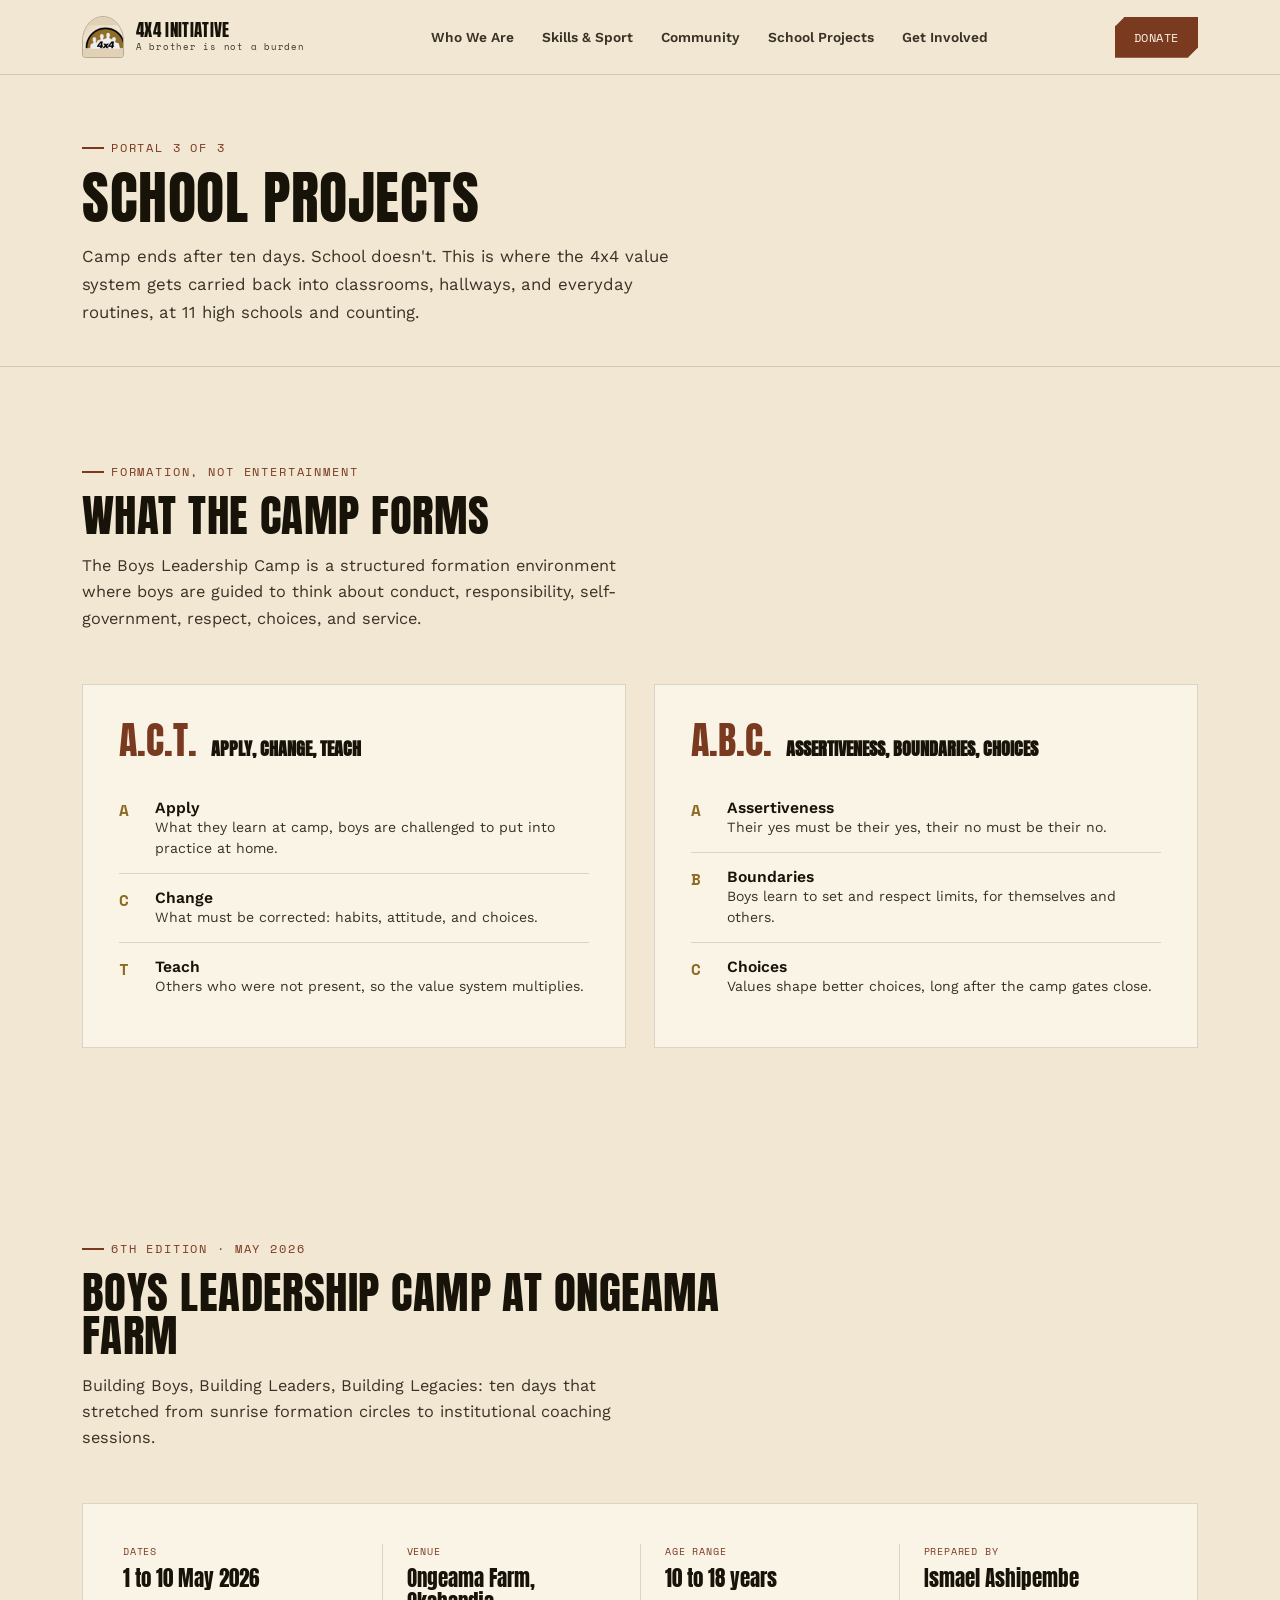
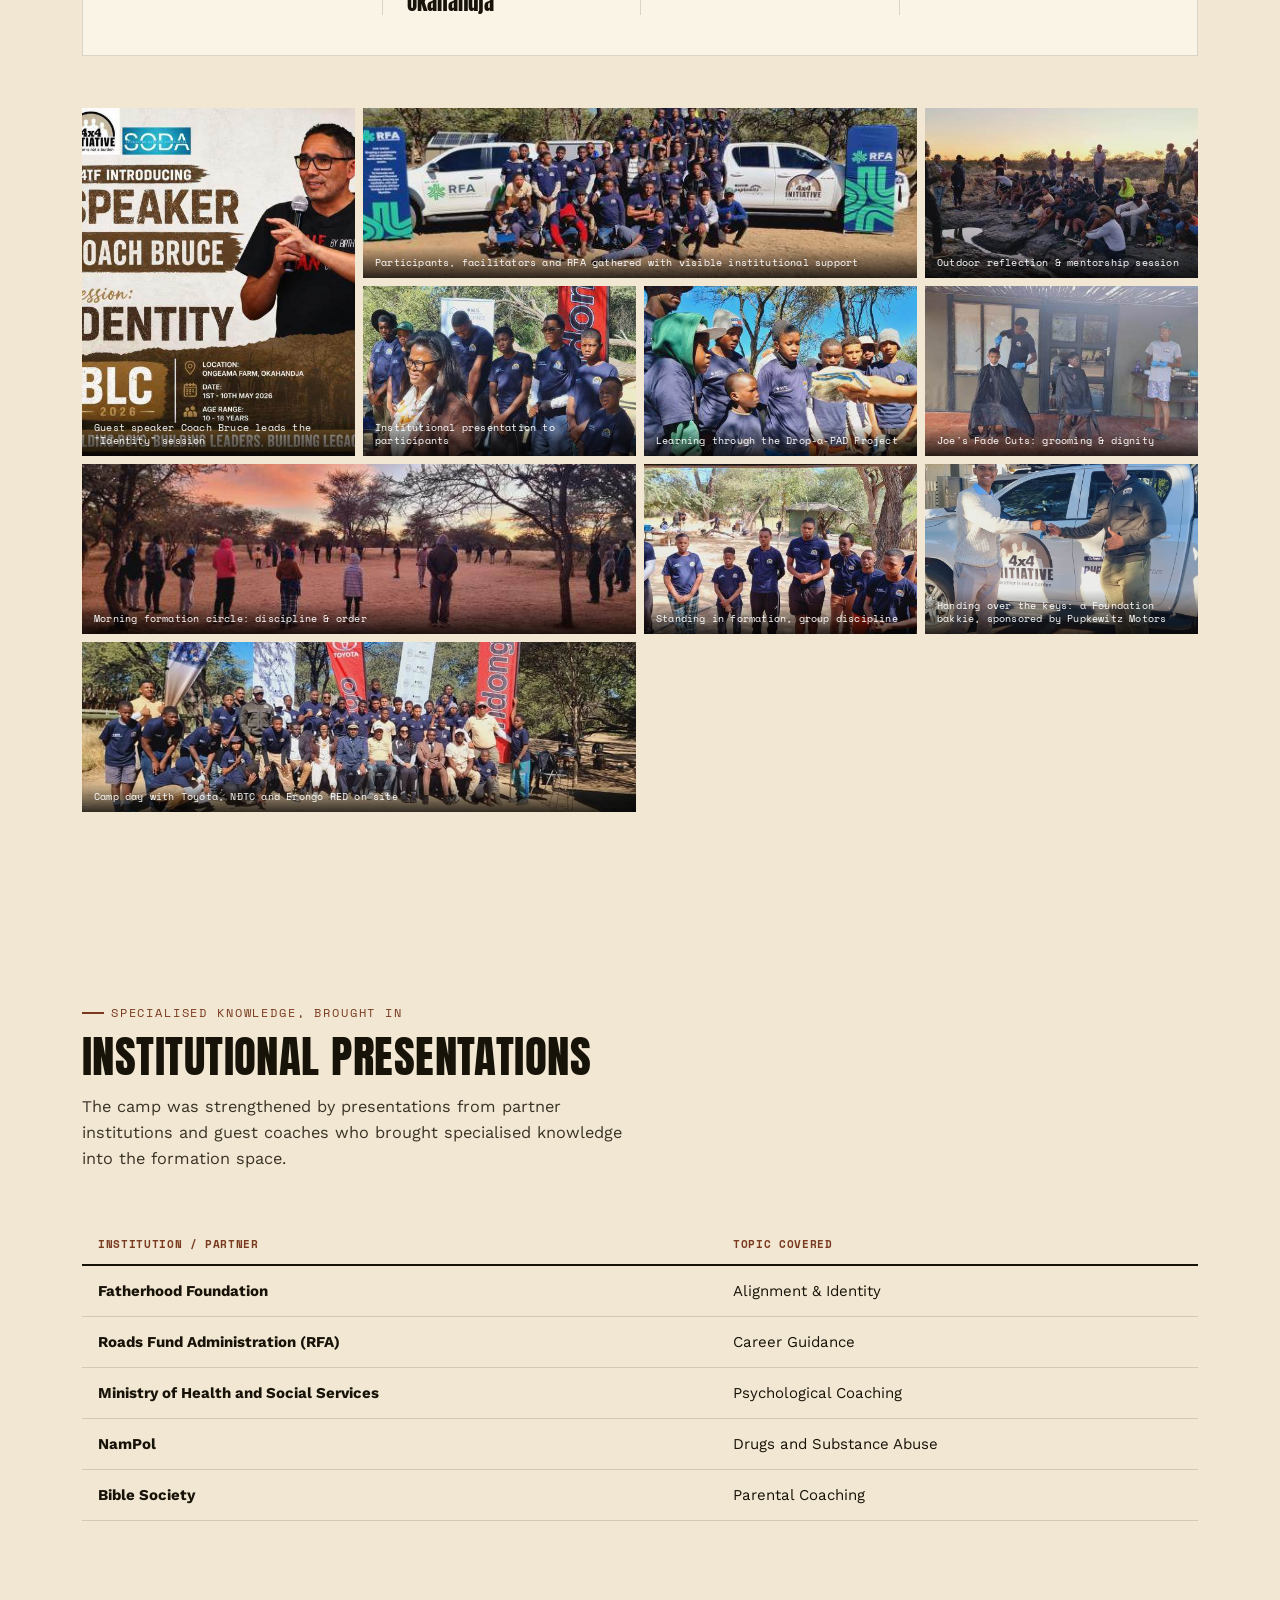
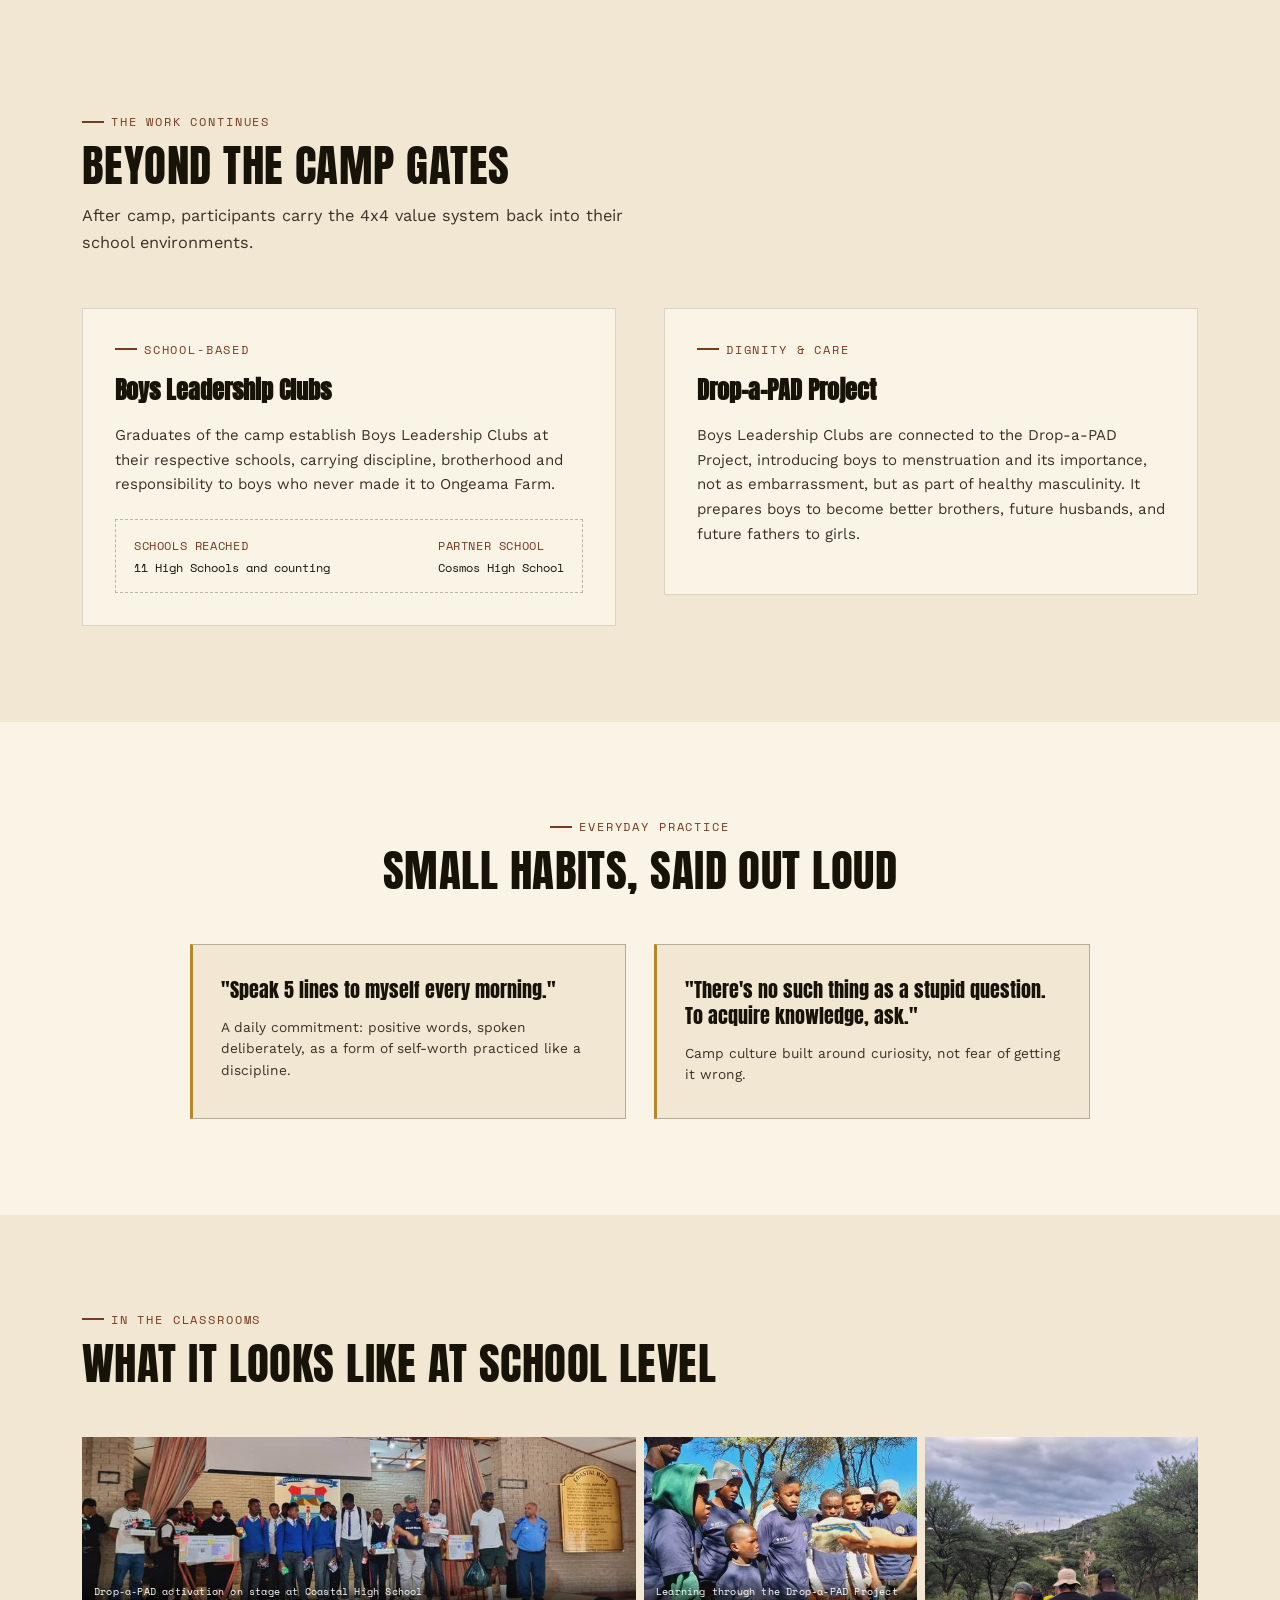
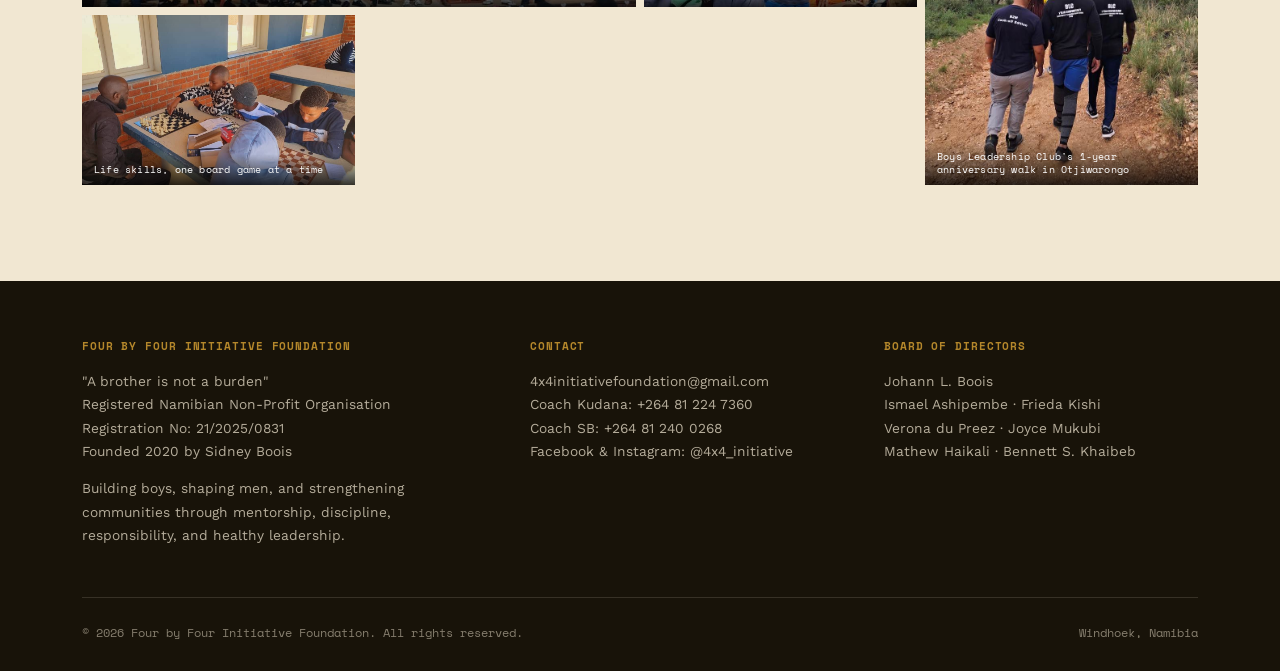
<file: school-projects.html>
<!DOCTYPE html>
<html lang="en">
<head>
<meta charset="UTF-8">
<meta name="viewport" content="width=device-width, initial-scale=1.0">
<title>School Projects: 4x4 Initiative Foundation</title>
<meta name="description" content="The Boys Leadership Camp, Boys Leadership Clubs and the Drop-a-PAD campaign, the 4x4 Initiative Foundation's School Projects portal.">

<!-- Favicons -->
<link rel="icon" type="image/x-icon" href="images/favicon.ico">
<link rel="icon" type="image/png" sizes="32x32" href="images/favicon-32.png">
<link rel="icon" type="image/png" sizes="16x16" href="images/favicon-16.png">
<link rel="apple-touch-icon" sizes="180x180" href="images/apple-touch-icon.png">
<meta name="theme-color" content="#181309">

<!-- Open Graph / social sharing -->
<meta property="og:type" content="website">
<meta property="og:url" content="https://iconic101creator.github.io/4x4-initiative-foundation-testing/school-projects.html">
<meta property="og:title" content="School Projects: 4x4 Initiative Foundation">
<meta property="og:description" content="The Boys Leadership Camp, Boys Leadership Clubs and the Drop-a-PAD campaign, the 4x4 Initiative Foundation's School Projects portal.">
<meta property="og:image" content="https://iconic101creator.github.io/4x4-initiative-foundation-testing/images/og-image.jpg">
<meta property="og:image:width" content="1200">
<meta property="og:image:height" content="630">
<meta property="og:locale" content="en_NA">

<!-- Twitter Card -->
<meta name="twitter:card" content="summary_large_image">
<meta name="twitter:title" content="School Projects: 4x4 Initiative Foundation">
<meta name="twitter:description" content="The Boys Leadership Camp, Boys Leadership Clubs and the Drop-a-PAD campaign, the 4x4 Initiative Foundation's School Projects portal.">
<meta name="twitter:image" content="https://iconic101creator.github.io/4x4-initiative-foundation-testing/images/og-image.jpg">

<link rel="preconnect" href="https://fonts.googleapis.com">
<link rel="preconnect" href="https://fonts.gstatic.com" crossorigin>
<link rel="preload" as="style" href="https://fonts.googleapis.com/css2?family=Anton&family=Space+Mono:wght@400;700&family=Work+Sans:wght@400;500;600;700;800&display=swap" onload="this.onload=null;this.rel='stylesheet'">
<noscript><link rel="stylesheet" href="https://fonts.googleapis.com/css2?family=Anton&family=Space+Mono:wght@400;700&family=Work+Sans:wght@400;500;600;700;800&display=swap"></noscript>
<link rel="stylesheet" href="css/styles.css">
</head>
<body>

<header class="site">
  <div class="navrow">
    <a class="brand" href="index.html">
      <img class="brand-badge-img" src="images/logo-mark.png" alt="4x4 Initiative Foundation logo">
      <div class="brand-word">4x4 Initiative<small>A brother is not a burden</small></div>
    </a>
    <nav class="links">
      <a href="index.html#who-we-are">Who We Are</a>
      <a href="skills-sport.html">Skills &amp; Sport</a>
      <a href="community.html">Community</a>
      <a href="school-projects.html">School Projects</a>
      <a href="get-involved.html">Get Involved</a>
    </nav>
    <div class="nav-right">
      <a class="btn btn-solid" href="get-involved.html?tab=donate#join">Donate</a>
      <button class="hamburger" id="hamburger" aria-label="Open menu" aria-expanded="false">
        <span></span><span></span><span></span>
      </button>
    </div>
  </div>
  <nav class="mobile-menu" id="mobileMenu">
    <a href="index.html">Home</a>
    <a href="index.html#who-we-are">Who We Are</a>
    <a href="skills-sport.html">Skills &amp; Sport</a>
    <a href="community.html">Community</a>
    <a href="school-projects.html">School Projects</a>
    <a href="get-involved.html">Get Involved</a>
    <a class="btn btn-solid" href="get-involved.html?tab=donate#join">Donate</a>
  </nav>
</header>

<main>
  <section class="portal-hero">
    <div class="wrap">
      <span class="eyebrow">Portal 3 of 3</span>
      <h1 class="display">School Projects</h1>
      <p class="sub">Camp ends after ten days. School doesn't. This is where the 4x4 value system gets carried back into classrooms, hallways, and everyday routines, at 11 high schools and counting.</p>
    </div>
  </section>

  <section id="camp">
    <div class="wrap">
      <div class="section-head reveal">
        <span class="eyebrow">Formation, Not Entertainment</span>
        <h2 class="display">What the camp forms</h2>
        <p class="sub">The Boys Leadership Camp is a structured formation environment where boys are guided to think about conduct, responsibility, self-government, respect, choices, and service.</p>
      </div>

      <div class="frameworks reveal">
        <div class="fw-card">
          <div class="fw-title">
            <span class="acr">A.C.T.</span>
            <h3>Apply, Change, Teach</h3>
          </div>
          <ul class="fw-list">
            <li><span class="fw-letter">A</span><div><span class="fw-word">Apply</span><span class="fw-desc">What they learn at camp, boys are challenged to put into practice at home.</span></div></li>
            <li><span class="fw-letter">C</span><div><span class="fw-word">Change</span><span class="fw-desc">What must be corrected: habits, attitude, and choices.</span></div></li>
            <li><span class="fw-letter">T</span><div><span class="fw-word">Teach</span><span class="fw-desc">Others who were not present, so the value system multiplies.</span></div></li>
          </ul>
        </div>
        <div class="fw-card">
          <div class="fw-title">
            <span class="acr">A.B.C.</span>
            <h3>Assertiveness, Boundaries, Choices</h3>
          </div>
          <ul class="fw-list">
            <li><span class="fw-letter">A</span><div><span class="fw-word">Assertiveness</span><span class="fw-desc">Their yes must be their yes, their no must be their no.</span></div></li>
            <li><span class="fw-letter">B</span><div><span class="fw-word">Boundaries</span><span class="fw-desc">Boys learn to set and respect limits, for themselves and others.</span></div></li>
            <li><span class="fw-letter">C</span><div><span class="fw-word">Choices</span><span class="fw-desc">Values shape better choices, long after the camp gates close.</span></div></li>
          </ul>
        </div>
      </div>
    </div>
  </section>

  <section id="camp-snapshot">
    <div class="wrap">
      <div class="section-head reveal">
        <span class="eyebrow">6th Edition · May 2026</span>
        <h2 class="display">Boys Leadership Camp at Ongeama Farm</h2>
        <p class="sub">Building Boys, Building Leaders, Building Legacies: ten days that stretched from sunrise formation circles to institutional coaching sessions.</p>
      </div>

      <div class="snapshot-panel reveal">
        <div class="snapshot-item">
          <div class="k">Dates</div>
          <div class="v">1 to 10 May 2026</div>
        </div>
        <div class="snapshot-item">
          <div class="k">Venue</div>
          <div class="v">Ongeama Farm, Okahandja</div>
        </div>
        <div class="snapshot-item">
          <div class="k">Age Range</div>
          <div class="v">10 to 18 years</div>
        </div>
        <div class="snapshot-item">
          <div class="k">Prepared By</div>
          <div class="v">Ismael Ashipembe</div>
        </div>
      </div>

      <div class="gallery reveal">
        <figure class="g-tall"><img src="images/poster-bruce.jpg" alt="Coach Bruce introduced as guest speaker for the Identity session"><figcaption>Guest speaker Coach Bruce leads the "Identity" session</figcaption></figure>
        <figure class="g-wide"><img src="images/rfa-group.jpg" alt="Participants and RFA facilitators posing together at camp"><figcaption>Participants, facilitators and RFA gathered with visible institutional support</figcaption></figure>
        <figure><img src="images/reflection.jpg" alt="Outdoor reflection and mentorship session"><figcaption>Outdoor reflection & mentorship session</figcaption></figure>
        <figure><img src="images/presentation.jpg" alt="Institutional presentation delivered to participants"><figcaption>Institutional presentation to participants</figcaption></figure>
        <figure><img src="images/drop-a-pad.jpg" alt="Participants learning through the Drop-a-PAD project"><figcaption>Learning through the Drop-a-PAD Project</figcaption></figure>
        <figure><img src="images/fade-cuts.jpg" alt="Joe's Fade Cuts supporting grooming and dignity"><figcaption>Joe's Fade Cuts: grooming & dignity</figcaption></figure>
        <figure class="g-wide"><img src="images/morning-circle.jpg" alt="Morning formation circle at sunrise reinforcing discipline"><figcaption>Morning formation circle: discipline & order</figcaption></figure>
        <figure><img src="images/formation.jpg" alt="Participants standing in formation during camp activities"><figcaption>Standing in formation, group discipline</figcaption></figure>
        <figure class="g-wide"><img src="images/gallery/camp-dignitaries.jpg" alt="Large group photo at camp with Toyota, NDTC and Erongo RED partner banners"><figcaption>Camp day with Toyota, NDTC and Erongo RED on site</figcaption></figure>
        <figure><img src="images/gallery/vehicle-handover.jpg" alt="Handover of a 4x4 Initiative branded bakkie sponsored by Pupkewitz Motors"><figcaption>Handing over the keys: a Foundation bakkie, sponsored by Pupkewitz Motors</figcaption></figure>
      </div>
    </div>
  </section>

  <section id="partners">
    <div class="wrap">
      <div class="section-head reveal">
        <span class="eyebrow">Specialised Knowledge, Brought In</span>
        <h2 class="display">Institutional presentations</h2>
        <p class="sub">The camp was strengthened by presentations from partner institutions and guest coaches who brought specialised knowledge into the formation space.</p>
      </div>
      <table class="partners-table reveal">
        <thead>
          <tr><th>Institution / Partner</th><th>Topic Covered</th></tr>
        </thead>
        <tbody>
          <tr><td>Fatherhood Foundation</td><td>Alignment & Identity</td></tr>
          <tr><td>Roads Fund Administration (RFA)</td><td>Career Guidance</td></tr>
          <tr><td>Ministry of Health and Social Services</td><td>Psychological Coaching</td></tr>
          <tr><td>NamPol</td><td>Drugs and Substance Abuse</td></tr>
          <tr><td>Bible Society</td><td>Parental Coaching</td></tr>
        </tbody>
      </table>
    </div>
  </section>

  <section id="beyond">
    <div class="wrap">
      <div class="section-head reveal">
        <span class="eyebrow">The Work Continues</span>
        <h2 class="display">Beyond the camp gates</h2>
        <p class="sub">After camp, participants carry the 4x4 value system back into their school environments.</p>
      </div>

      <div class="beyond-grid reveal">
        <div class="beyond-card">
          <span class="eyebrow">School-Based</span>
          <h3>Boys Leadership Clubs</h3>
          <p>Graduates of the camp establish Boys Leadership Clubs at their respective schools, carrying discipline, brotherhood and responsibility to boys who never made it to Ongeama Farm.</p>
          <div class="event-strip">
            <div><span class="ev-label">Schools Reached</span>11 High Schools and counting</div>
            <div><span class="ev-label">Partner School</span>Cosmos High School</div>
          </div>
        </div>
        <div class="beyond-card">
          <span class="eyebrow">Dignity & Care</span>
          <h3>Drop-a-PAD Project</h3>
          <p>Boys Leadership Clubs are connected to the Drop-a-PAD Project, introducing boys to menstruation and its importance, not as embarrassment, but as part of healthy masculinity. It prepares boys to become better brothers, future husbands, and future fathers to girls.</p>
        </div>
      </div>
    </div>
  </section>

  <section id="values" class="quote-band">
    <div class="wrap">
      <div class="section-head reveal" style="text-align:center; margin-left:auto; margin-right:auto;">
        <span class="eyebrow" style="justify-content:center;">Everyday Practice</span>
        <h2 class="display">Small habits, said out loud</h2>
      </div>
      <div class="quote-grid reveal">
        <div class="quote-card">
          <p class="quote-text">"Speak 5 lines to myself every morning."</p>
          <p class="quote-sub">A daily commitment: positive words, spoken deliberately, as a form of self-worth practiced like a discipline.</p>
        </div>
        <div class="quote-card">
          <p class="quote-text">"There's no such thing as a stupid question. To acquire knowledge, ask."</p>
          <p class="quote-sub">Camp culture built around curiosity, not fear of getting it wrong.</p>
        </div>
      </div>
    </div>
  </section>

  <section id="school-gallery">
    <div class="wrap">
      <div class="section-head reveal">
        <span class="eyebrow">In The Classrooms</span>
        <h2 class="display">What it looks like at school level</h2>
      </div>
      <div class="gallery reveal">
        <figure class="g-wide"><img src="images/gallery/drop-a-pad-coastal.jpg" alt="Drop-a-PAD activation on stage at Coastal High School"><figcaption>Drop-a-PAD activation on stage at Coastal High School</figcaption></figure>
        <figure><img src="images/drop-a-pad.jpg" alt="Participants learning through the Drop-a-PAD project"><figcaption>Learning through the Drop-a-PAD Project</figcaption></figure>
        <figure class="g-tall"><img src="images/gallery/otjiwarongo-walk.jpg" alt="Boys Leadership Club members walking during their 1 year anniversary event in Otjiwarongo"><figcaption>Boys Leadership Club's 1-year anniversary walk in Otjiwarongo</figcaption></figure>
        <figure><img src="images/portals/chess-checkers.jpg" alt="Boys playing chess and checkers at camp"><figcaption>Life skills, one board game at a time</figcaption></figure>
      </div>
    </div>
  </section>


</main>

<footer>
  <div class="wrap">
    <div class="footer-grid">
      <div>
        <h4>Four by Four Initiative Foundation</h4>
        <p>"A brother is not a burden"<br>Registered Namibian Non-Profit Organisation<br>Registration No: 21/2025/0831<br>Founded 2020 by Sidney Boois</p>
        <p style="margin-top:14px;">Building boys, shaping men, and strengthening communities through mentorship, discipline, responsibility, and healthy leadership.</p>
      </div>
      <div>
        <h4>Contact</h4>
        <p>
          <a href="mailto:4x4initiativefoundation@gmail.com">4x4initiativefoundation@gmail.com</a><br>
          Coach Kudana: <a href="tel:+264812247360">+264 81 224 7360</a><br>
          Coach SB: <a href="tel:+264812400268">+264 81 240 0268</a><br>
          <a href="#" onclick="return false;">Facebook & Instagram: @4x4_initiative</a>
        </p>
      </div>
      <div>
        <h4>Board of Directors</h4>
        <p>Johann L. Boois<br>Ismael Ashipembe · Frieda Kishi<br>Verona du Preez · Joyce Mukubi<br>Mathew Haikali · Bennett S. Khaibeb</p>
      </div>
    </div>
    <div class="footer-bottom">
      <span>© 2026 Four by Four Initiative Foundation. All rights reserved.</span>
      <span>Windhoek, Namibia</span>
    </div>
  </div>
</footer>


<script src="js/main.js"></script>
</body>
</html>
</file>
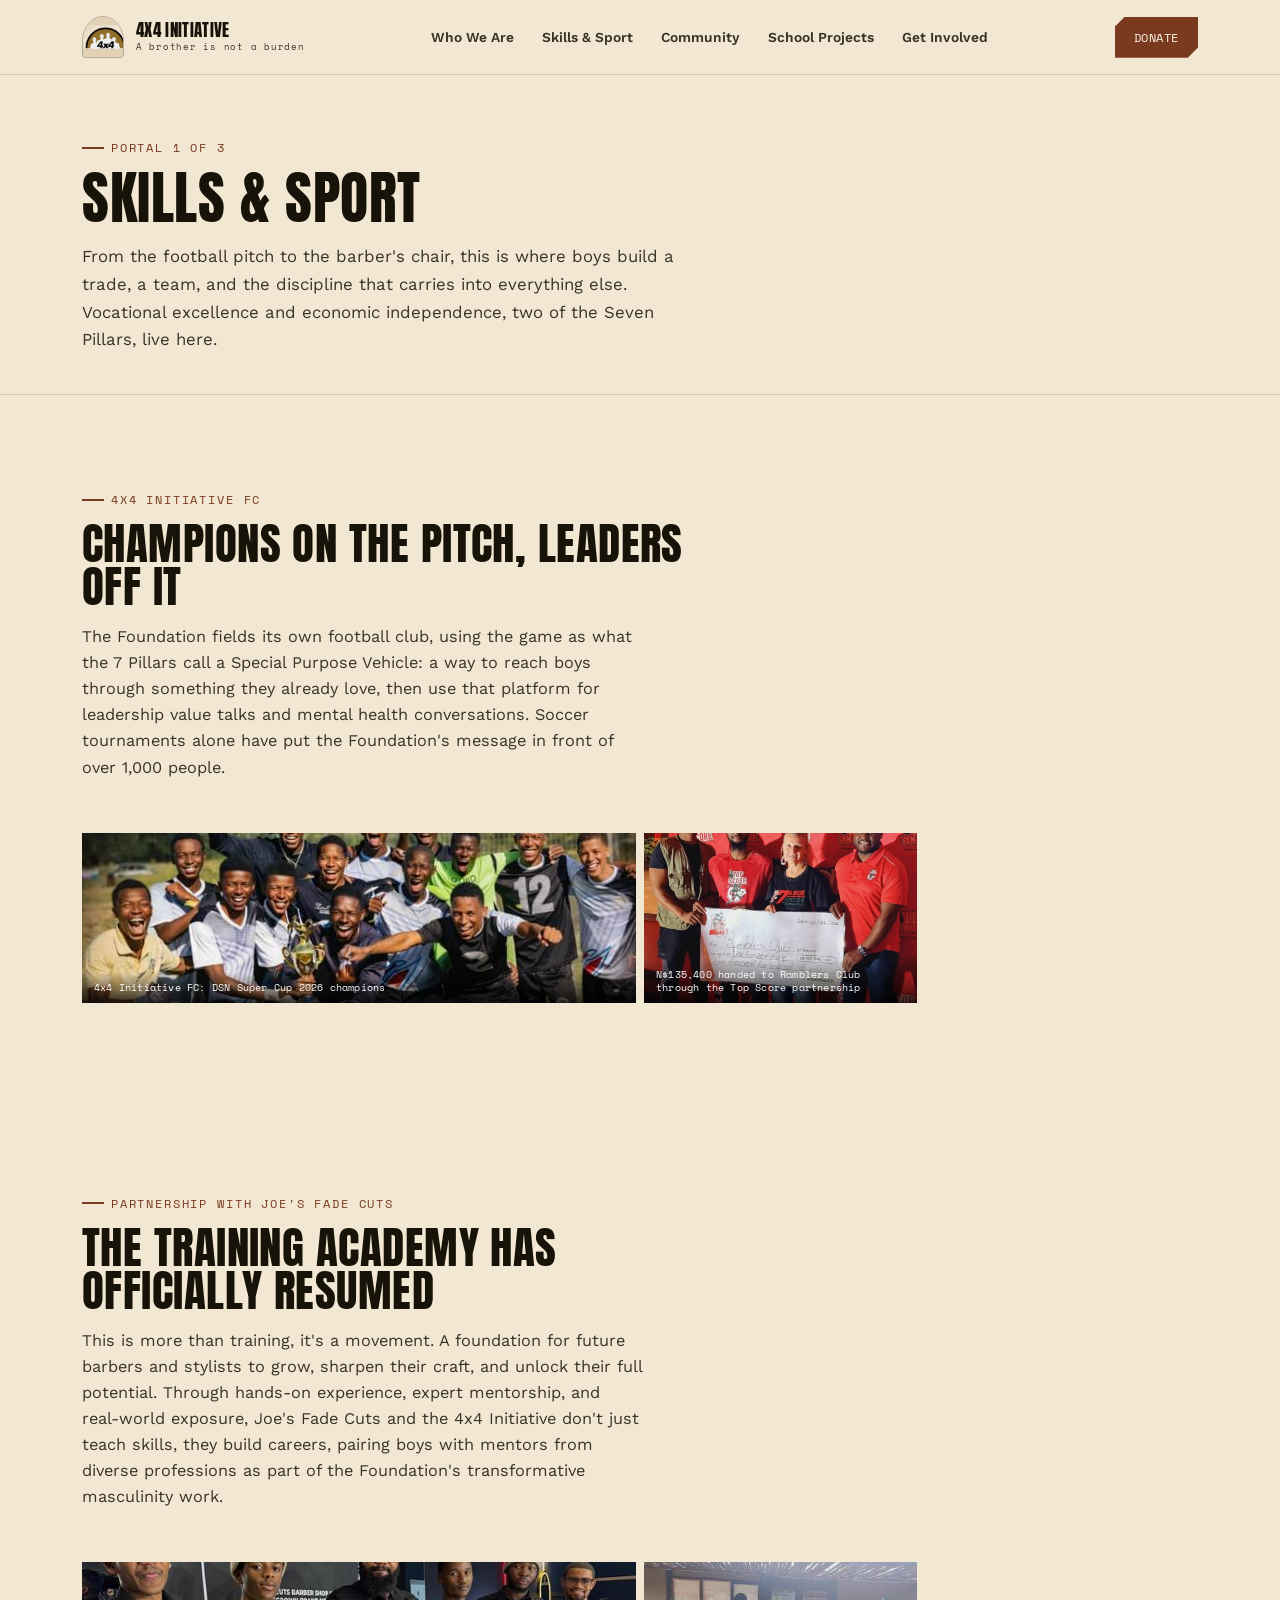
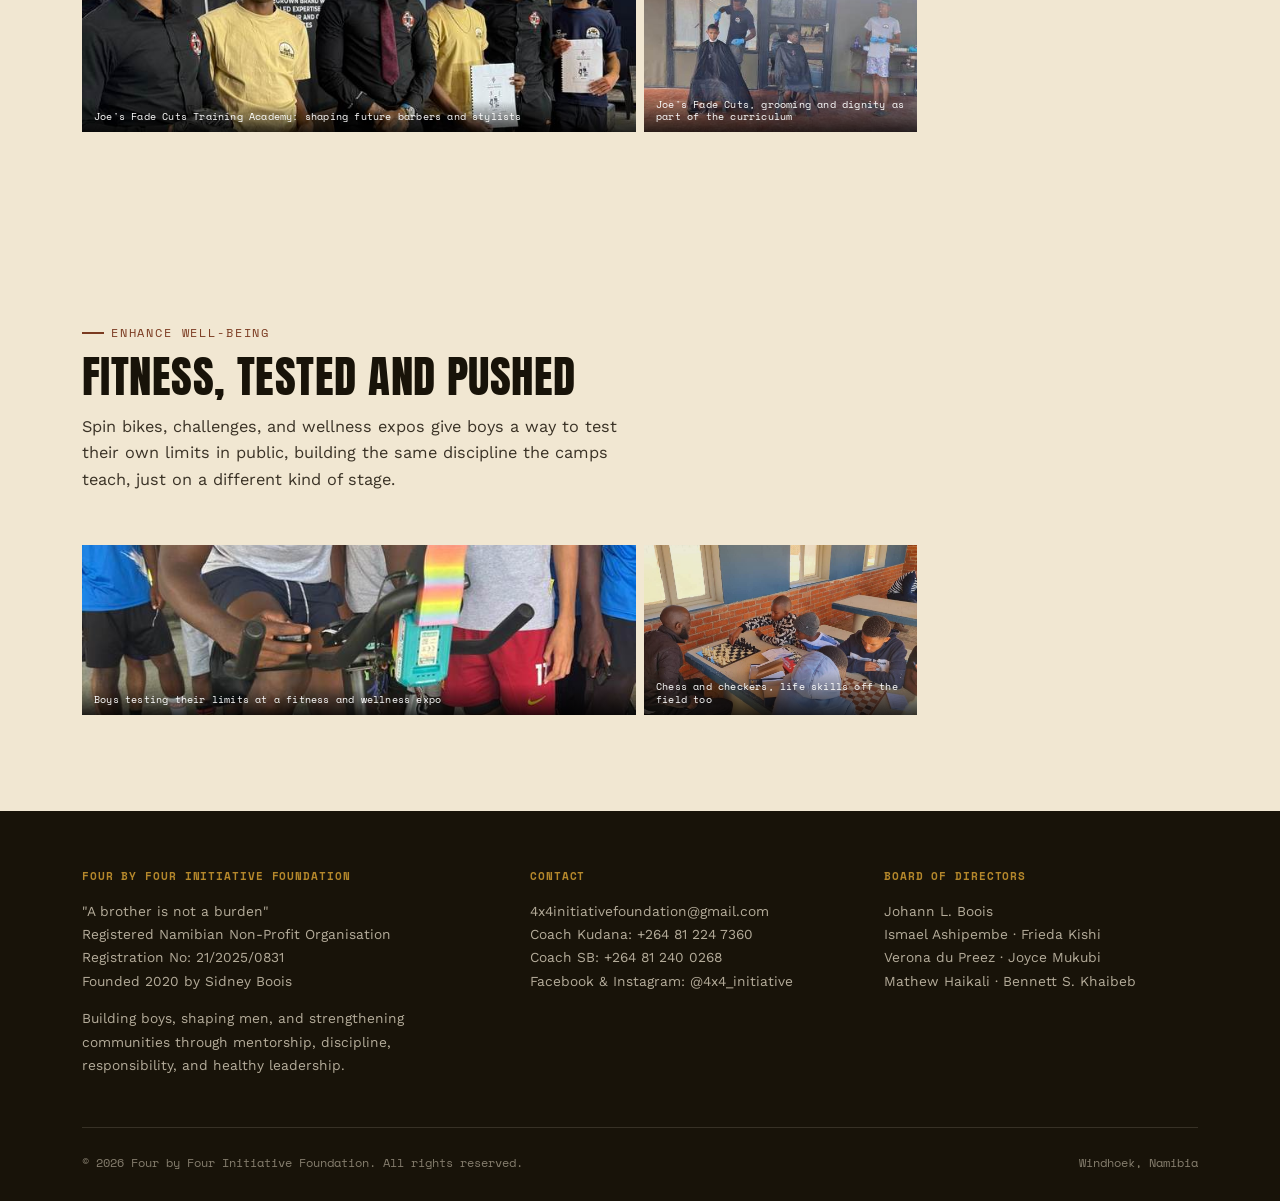
<file: skills-sport.html>
<!DOCTYPE html>
<html lang="en">
<head>
<meta charset="UTF-8">
<meta name="viewport" content="width=device-width, initial-scale=1.0">
<title>Skills & Sport: 4x4 Initiative Foundation</title>
<meta name="description" content="Football, the Joe's Fade Cuts barber academy, fitness expos and vocational training, the 4x4 Initiative Foundation's Skills & Sport portal.">

<!-- Favicons -->
<link rel="icon" type="image/x-icon" href="images/favicon.ico">
<link rel="icon" type="image/png" sizes="32x32" href="images/favicon-32.png">
<link rel="icon" type="image/png" sizes="16x16" href="images/favicon-16.png">
<link rel="apple-touch-icon" sizes="180x180" href="images/apple-touch-icon.png">
<meta name="theme-color" content="#181309">

<!-- Open Graph / social sharing -->
<meta property="og:type" content="website">
<meta property="og:url" content="https://iconic101creator.github.io/4x4-initiative-foundation-testing/skills-sport.html">
<meta property="og:title" content="Skills & Sport: 4x4 Initiative Foundation">
<meta property="og:description" content="Football, the Joe's Fade Cuts barber academy, fitness expos and vocational training, the 4x4 Initiative Foundation's Skills & Sport portal.">
<meta property="og:image" content="https://iconic101creator.github.io/4x4-initiative-foundation-testing/images/og-image.jpg">
<meta property="og:image:width" content="1200">
<meta property="og:image:height" content="630">
<meta property="og:locale" content="en_NA">

<!-- Twitter Card -->
<meta name="twitter:card" content="summary_large_image">
<meta name="twitter:title" content="Skills & Sport: 4x4 Initiative Foundation">
<meta name="twitter:description" content="Football, the Joe's Fade Cuts barber academy, fitness expos and vocational training, the 4x4 Initiative Foundation's Skills & Sport portal.">
<meta name="twitter:image" content="https://iconic101creator.github.io/4x4-initiative-foundation-testing/images/og-image.jpg">

<link rel="preconnect" href="https://fonts.googleapis.com">
<link rel="preconnect" href="https://fonts.gstatic.com" crossorigin>
<link rel="preload" as="style" href="https://fonts.googleapis.com/css2?family=Anton&family=Space+Mono:wght@400;700&family=Work+Sans:wght@400;500;600;700;800&display=swap" onload="this.onload=null;this.rel='stylesheet'">
<noscript><link rel="stylesheet" href="https://fonts.googleapis.com/css2?family=Anton&family=Space+Mono:wght@400;700&family=Work+Sans:wght@400;500;600;700;800&display=swap"></noscript>
<link rel="stylesheet" href="css/styles.css">
</head>
<body>

<header class="site">
  <div class="navrow">
    <a class="brand" href="index.html">
      <img class="brand-badge-img" src="images/logo-mark.png" alt="4x4 Initiative Foundation logo">
      <div class="brand-word">4x4 Initiative<small>A brother is not a burden</small></div>
    </a>
    <nav class="links">
      <a href="index.html#who-we-are">Who We Are</a>
      <a href="skills-sport.html">Skills &amp; Sport</a>
      <a href="community.html">Community</a>
      <a href="school-projects.html">School Projects</a>
      <a href="get-involved.html">Get Involved</a>
    </nav>
    <div class="nav-right">
      <a class="btn btn-solid" href="get-involved.html?tab=donate#join">Donate</a>
      <button class="hamburger" id="hamburger" aria-label="Open menu" aria-expanded="false">
        <span></span><span></span><span></span>
      </button>
    </div>
  </div>
  <nav class="mobile-menu" id="mobileMenu">
    <a href="index.html">Home</a>
    <a href="index.html#who-we-are">Who We Are</a>
    <a href="skills-sport.html">Skills &amp; Sport</a>
    <a href="community.html">Community</a>
    <a href="school-projects.html">School Projects</a>
    <a href="get-involved.html">Get Involved</a>
    <a class="btn btn-solid" href="get-involved.html?tab=donate#join">Donate</a>
  </nav>
</header>

<main>
  <section class="portal-hero">
    <div class="wrap">
      <span class="eyebrow">Portal 1 of 3</span>
      <h1 class="display">Skills &amp; Sport</h1>
      <p class="sub">From the football pitch to the barber's chair, this is where boys build a trade, a team, and the discipline that carries into everything else. Vocational excellence and economic independence, two of the Seven Pillars, live here.</p>
    </div>
  </section>

  <section id="football">
    <div class="wrap">
      <div class="section-head reveal">
        <span class="eyebrow">4x4 Initiative FC</span>
        <h2 class="display">Champions on the pitch, leaders off it</h2>
        <p class="sub">The Foundation fields its own football club, using the game as what the 7 Pillars call a Special Purpose Vehicle: a way to reach boys through something they already love, then use that platform for leadership value talks and mental health conversations. Soccer tournaments alone have put the Foundation's message in front of over 1,000 people.</p>
      </div>

      <div class="gallery reveal">
        <figure class="g-wide"><img src="images/gallery/football-champions.jpg" alt="4x4 Initiative FC celebrating as DSN Super Cup 2026 champions"><figcaption>4x4 Initiative FC: DSN Super Cup 2026 champions</figcaption></figure>
        <figure><img src="images/gallery/ramblers-cheque.jpg" alt="N dollar 135,400 cheque handed to Ramblers Club through the Top Score partnership"><figcaption>N$135,400 handed to Ramblers Club through the Top Score partnership</figcaption></figure>
      </div>
    </div>
  </section>

  <section id="barber-academy">
    <div class="wrap">
      <div class="section-head reveal">
        <span class="eyebrow">Partnership with Joe's Fade Cuts</span>
        <h2 class="display">The Training Academy has officially resumed</h2>
        <p class="sub">This is more than training, it's a movement. A foundation for future barbers and stylists to grow, sharpen their craft, and unlock their full potential. Through hands-on experience, expert mentorship, and real-world exposure, Joe's Fade Cuts and the 4x4 Initiative don't just teach skills, they build careers, pairing boys with mentors from diverse professions as part of the Foundation's transformative masculinity work.</p>
      </div>

      <div class="gallery reveal">
        <figure class="g-wide"><img src="images/gallery/joes-academy.jpg" alt="Joe's Fade Cuts Training Academy graduates with 4x4 Initiative branding"><figcaption>Joe's Fade Cuts Training Academy: shaping future barbers and stylists</figcaption></figure>
        <figure><img src="images/fade-cuts.jpg" alt="Joe's Fade Cuts supporting grooming and dignity"><figcaption>Joe's Fade Cuts, grooming and dignity as part of the curriculum</figcaption></figure>
      </div>
    </div>
  </section>

  <section id="fitness">
    <div class="wrap">
      <div class="section-head reveal">
        <span class="eyebrow">Enhance Well-Being</span>
        <h2 class="display">Fitness, tested and pushed</h2>
        <p class="sub">Spin bikes, challenges, and wellness expos give boys a way to test their own limits in public, building the same discipline the camps teach, just on a different kind of stage.</p>
      </div>

      <div class="gallery reveal">
        <figure class="g-wide"><img src="images/gallery/spin-bike.jpg" alt="A boy trying a stationary spin bike at a 4x4 Initiative wellness expo"><figcaption>Boys testing their limits at a fitness and wellness expo</figcaption></figure>
        <figure><img src="images/portals/chess-checkers.jpg" alt="Boys playing chess and checkers at camp"><figcaption>Chess and checkers, life skills off the field too</figcaption></figure>
      </div>
    </div>
  </section>


</main>

<footer>
  <div class="wrap">
    <div class="footer-grid">
      <div>
        <h4>Four by Four Initiative Foundation</h4>
        <p>"A brother is not a burden"<br>Registered Namibian Non-Profit Organisation<br>Registration No: 21/2025/0831<br>Founded 2020 by Sidney Boois</p>
        <p style="margin-top:14px;">Building boys, shaping men, and strengthening communities through mentorship, discipline, responsibility, and healthy leadership.</p>
      </div>
      <div>
        <h4>Contact</h4>
        <p>
          <a href="mailto:4x4initiativefoundation@gmail.com">4x4initiativefoundation@gmail.com</a><br>
          Coach Kudana: <a href="tel:+264812247360">+264 81 224 7360</a><br>
          Coach SB: <a href="tel:+264812400268">+264 81 240 0268</a><br>
          <a href="#" onclick="return false;">Facebook & Instagram: @4x4_initiative</a>
        </p>
      </div>
      <div>
        <h4>Board of Directors</h4>
        <p>Johann L. Boois<br>Ismael Ashipembe · Frieda Kishi<br>Verona du Preez · Joyce Mukubi<br>Mathew Haikali · Bennett S. Khaibeb</p>
      </div>
    </div>
    <div class="footer-bottom">
      <span>© 2026 Four by Four Initiative Foundation. All rights reserved.</span>
      <span>Windhoek, Namibia</span>
    </div>
  </div>
</footer>


<script src="js/main.js"></script>
</body>
</html>
</file>
<file: css/styles.css>
:root{
    --cream:#F1E7D2;
    --paper:#FAF4E7;
    --ink:#181309;
    --ink-soft:#3a3226;
    --gold:#B4872B;
    --gold-deep:#8C6A21;
    --rust:#7A3A20;
    --olive:#4C5330;
    --line: rgba(24,19,9,0.14);
    --line-strong: rgba(24,19,9,0.28);
    --radius-tag: 4px;
  }
  *{box-sizing:border-box;}
  html{scroll-behavior:smooth;}
  body{
    margin:0;
    background:var(--cream);
    color:var(--ink);
    font-family:'Work Sans', sans-serif;
    -webkit-font-smoothing:antialiased;
  }
  img{max-width:100%; display:block;}
  a{color:inherit;}

  .display{
    font-family:'Anton', sans-serif;
    font-weight:400;
    letter-spacing:0.01em;
    text-transform:uppercase;
    line-height:0.96;
  }
  .mono{
    font-family:'Space Mono', monospace;
  }
  .eyebrow{
    font-family:'Space Mono', monospace;
    font-size:0.72rem;
    letter-spacing:0.16em;
    text-transform:uppercase;
    color:var(--rust);
    display:flex;
    align-items:center;
    gap:0.6em;
  }
  .eyebrow::before{
    content:"";
    width:22px;
    height:2px;
    background:var(--rust);
    display:inline-block;
  }

  .wrap{
    max-width:1180px;
    margin:0 auto;
    padding:0 32px;
  }

  /* ===== NAV ===== */
  header.site{
    position:sticky; top:0; z-index:50;
    background:var(--cream);
    border-bottom:1px solid var(--line);
  }
  .navrow{
    display:flex; align-items:center; justify-content:space-between;
    padding:16px 32px;
    max-width:1180px; margin:0 auto;
  }
  .brand{
    display:flex; align-items:center; gap:12px;
    text-decoration:none;
  }
  .brand-badge{
    width:40px;height:40px;border-radius:50% 50% 4px 4px / 60% 60% 4px 4px;
    background:var(--ink);
    display:flex; align-items:center; justify-content:center;
    flex-shrink:0;
  }
  .brand-badge span{
    color:var(--gold);
    font-family:'Anton',sans-serif;
    font-size:0.95rem;
  }
  .brand-badge-img{
    width:42px;height:42px;
    object-fit:cover;
    border-radius:50% 50% 4px 4px / 60% 60% 4px 4px;
    flex-shrink:0;
    border:1px solid var(--line-strong);
  }
  .brand-word{
    font-family:'Anton',sans-serif;
    font-size:1.05rem;
    letter-spacing:0.02em;
    text-transform:uppercase;
    line-height:1;
  }
  .brand-word small{
    display:block;
    font-family:'Space Mono',monospace;
    font-size:0.58rem;
    letter-spacing:0.08em;
    color:var(--ink-soft);
    text-transform:none;
    margin-top:3px;
    font-weight:400;
  }
  nav.links{
    display:flex; gap:28px; align-items:center;
  }
  nav.links a{
    text-decoration:none;
    font-size:0.86rem;
    font-weight:600;
    color:var(--ink-soft);
  }
  nav.links a:hover{color:var(--rust);}
  .nav-right{display:flex; align-items:center; gap:14px;}
  .hamburger{
    display:none;
    flex-direction:column;
    justify-content:center;
    gap:5px;
    width:38px;height:38px;
    background:transparent;
    border:1.5px solid var(--line-strong);
    cursor:pointer;
    padding:0;
    align-items:center;
  }
  .hamburger span{
    display:block;
    width:18px;height:2px;
    background:var(--ink);
    transition:transform 0.2s ease, opacity 0.2s ease;
  }
  .hamburger[aria-expanded="true"] span:nth-child(1){transform:translateY(7px) rotate(45deg);}
  .hamburger[aria-expanded="true"] span:nth-child(2){opacity:0;}
  .hamburger[aria-expanded="true"] span:nth-child(3){transform:translateY(-7px) rotate(-45deg);}
  .mobile-menu{
    display:none;
    flex-direction:column;
    background:var(--paper);
    border-top:1px solid var(--line);
    padding:8px 32px 20px;
  }
  .mobile-menu.is-open{display:flex;}
  .mobile-menu a{
    text-decoration:none;
    color:var(--ink);
    font-weight:600;
    font-size:0.95rem;
    padding:13px 0;
    border-bottom:1px solid var(--line);
  }
  .mobile-menu a.btn{
    border-bottom:none;
    text-align:center;
    margin-top:14px;
  }
  .btn{
    display:inline-flex; align-items:center; gap:8px;
    font-family:'Space Mono',monospace;
    font-size:0.78rem;
    letter-spacing:0.04em;
    text-transform:uppercase;
    text-decoration:none;
    padding:10px 18px;
    border:1.5px solid var(--ink);
    color:var(--ink);
    background:transparent;
    position:relative;
    clip-path:polygon(10px 0,100% 0,100% calc(100% - 10px),calc(100% - 10px) 100%,0 100%,0 10px);
    transition:background 0.15s ease, color 0.15s ease;
  }
  .btn:hover{background:var(--ink); color:var(--cream);}
  .btn-solid{
    background:var(--rust);
    border-color:var(--rust);
    color:var(--paper);
  }
  .btn-solid:hover{background:var(--ink); border-color:var(--ink); color:var(--cream);}

  /* ===== HERO ===== */
  .hero{
    padding:64px 0 0;
    overflow:hidden;
  }
  .hero-grid{
    display:grid;
    grid-template-columns:1.05fr 0.95fr;
    gap:56px;
    align-items:center;
  }
  .hero-eyebrow-row{
    display:flex; gap:10px; flex-wrap:wrap; margin-bottom:22px;
  }
  .tag-chip{
    font-family:'Space Mono',monospace;
    font-size:0.68rem;
    letter-spacing:0.06em;
    text-transform:uppercase;
    border:1px solid var(--line-strong);
    padding:5px 10px 5px 12px;
    border-radius:2px 8px 2px 8px;
    color:var(--ink-soft);
  }
  h1.hero-title{
    font-size:clamp(2.6rem, 5.4vw, 4.6rem);
    margin:0 0 24px;
  }
  h1.hero-title .accent{color:var(--rust);}
  h1.hero-title .accent2{color:var(--gold-deep);}
  .hero-lede{
    font-size:1.08rem;
    line-height:1.6;
    color:var(--ink-soft);
    max-width:46ch;
    margin:0 0 30px;
  }
  .quote-block{
    border-left:3px solid var(--gold);
    padding-left:18px;
    margin:30px 0 34px;
  }
  .quote-block p{
    font-family:'Anton',sans-serif;
    font-size:1.5rem;
    text-transform:none;
    line-height:1.22;
    margin:0 0 8px;
    color:var(--ink);
  }
  .quote-block cite{
    font-family:'Space Mono',monospace;
    font-size:0.78rem;
    color:var(--rust);
    font-style:normal;
    letter-spacing:0.04em;
  }
  .hero-ctas{display:flex; gap:14px; flex-wrap:wrap;}

  .hero-photo{
    position:relative;
  }
  .hero-photo-frame{
    position:relative;
    border-radius:6px 6px 60px 6px;
    overflow:hidden;
    box-shadow:0 24px 50px -18px rgba(24,19,9,0.45);
  }
  .hero-photo-frame img{width:100%; height:580px; object-fit:cover; object-position:center 22%;}
  .hero-badge-float{
    position:absolute;
    bottom:-26px; left:-26px;
    background:var(--ink);
    color:var(--cream);
    width:132px;height:132px;
    border-radius:50% 50% 4px 4px/58% 58% 4px 4px;
    display:flex; flex-direction:column; align-items:center; justify-content:center;
    box-shadow:0 16px 30px -10px rgba(24,19,9,0.5);
  }
  .hero-badge-float .num{
    font-family:'Anton',sans-serif;
    font-size:2.1rem;
    color:var(--gold);
    line-height:1;
  }
  .hero-badge-float .lbl{
    font-family:'Space Mono',monospace;
    font-size:0.56rem;
    letter-spacing:0.05em;
    text-transform:uppercase;
    text-align:center;
    margin-top:6px;
    max-width:90px;
  }

  /* fact ticker */
  .ticker{
    margin-top:64px;
    border-top:1px solid var(--line);
    border-bottom:1px solid var(--line);
    background:var(--paper);
  }
  .ticker-row{
    display:grid;
    grid-template-columns:repeat(4,1fr);
  }
  .ticker-item{
    padding:22px 20px;
    text-align:center;
    border-left:1px solid var(--line);
  }
  .ticker-item:first-child{border-left:none;}
  .ticker-item .num{
    font-family:'Anton',sans-serif;
    font-size:2rem;
    color:var(--rust);
    line-height:1;
  }
  .ticker-item .lbl{
    font-family:'Space Mono',monospace;
    font-size:0.66rem;
    letter-spacing:0.05em;
    text-transform:uppercase;
    color:var(--ink-soft);
    margin-top:6px;
  }

  /* ===== SECTION GENERIC ===== */
  section{padding:96px 0;}
  .section-head{
    max-width:640px;
    margin-bottom:52px;
  }
  .section-head h2{
    font-size:clamp(2rem,3.6vw,2.8rem);
    margin:14px 0 0;
  }
  .section-head p.sub{
    color:var(--ink-soft);
    font-size:1.02rem;
    line-height:1.6;
    margin-top:16px;
    max-width:56ch;
  }

  /* ===== PORTAL NAV CARDS ===== */
  .portal-cards{
    display:grid;
    grid-template-columns:repeat(3,1fr);
    gap:24px;
  }
  .portal-card{
    display:block;
    text-decoration:none;
    color:var(--ink);
    background:var(--paper);
    border:1px solid var(--line);
    overflow:hidden;
    transition:box-shadow 0.2s ease, transform 0.2s ease;
  }
  .portal-card:hover{
    box-shadow:0 20px 40px -20px rgba(24,19,9,0.3);
    transform:translateY(-3px);
  }
  .portal-card img{
    width:100%; height:180px; object-fit:cover;
  }
  .portal-card-body{padding:22px 22px 26px;}
  .portal-card-body h3{
    font-family:'Anton',sans-serif;
    font-size:1.25rem;
    margin:8px 0 8px;
  }
  .portal-card-body p{
    font-size:0.88rem;
    color:var(--ink-soft);
    line-height:1.5;
    margin:0;
  }
  @media (max-width:860px){
    .portal-cards{grid-template-columns:1fr;}
  }

  /* ===== QUOTE CARDS ===== */
  .quote-band{background:var(--paper);}
  .quote-grid{
    display:grid;
    grid-template-columns:1fr 1fr;
    gap:28px;
    max-width:900px;
    margin:0 auto;
  }
  .quote-card{
    background:var(--cream);
    border:1px solid var(--line-strong);
    border-left:3px solid var(--gold);
    padding:32px 28px;
  }
  .quote-text{
    font-family:'Anton',sans-serif;
    font-size:1.25rem;
    text-transform:none;
    line-height:1.3;
    margin:0 0 14px;
    color:var(--ink);
  }
  .quote-sub{
    font-size:0.86rem;
    color:var(--ink-soft);
    line-height:1.55;
    margin:0;
  }
  @media (max-width:640px){
    .quote-grid{grid-template-columns:1fr;}
  }

  /* ===== PORTAL HERO (Skills/Community/School pages) ===== */
  .portal-hero{
    padding:64px 0 40px;
    border-bottom:1px solid var(--line);
  }
  .portal-hero h1{
    font-size:clamp(2.4rem,5vw,3.6rem);
    margin:14px 0 18px;
  }
  .portal-hero .sub{
    font-size:1.05rem;
    line-height:1.65;
    color:var(--ink-soft);
    max-width:62ch;
    margin:0;
  }

  /* ===== PROGRAMS SUB-NAV ===== */
  .subnav{
    position:sticky;
    top:73px;
    z-index:40;
    background:var(--ink);
    overflow-x:auto;
    scrollbar-width:none;
  }
  .subnav::-webkit-scrollbar{display:none;}
  .subnav-inner{
    display:flex;
    gap:0;
    white-space:nowrap;
  }
  .subnav a{
    font-family:'Space Mono',monospace;
    font-size:0.72rem;
    letter-spacing:0.04em;
    text-transform:uppercase;
    color:rgba(241,231,210,0.65);
    text-decoration:none;
    padding:14px 18px;
    border-bottom:2px solid transparent;
    flex-shrink:0;
  }
  .subnav a:hover{color:var(--gold); border-bottom-color:var(--gold-deep);}

  /* ===== WHO WE ARE ===== */
  .who-we-are{
    position:relative;
    padding-top:0;
  }
  .flag-bar{
    display:flex;
    height:6px;
    width:100%;
    position:relative;
    overflow:hidden;
  }
  .flag-seg{flex:1; display:block;}
  .flag-blue{background:#003580;}
  .flag-white{background:#FAF4E7; flex:0 0 4px;}
  .flag-red{background:#D21034;}
  .flag-green{background:#009543;}
  .flag-sun{
    position:absolute;
    top:-7px; left:6%;
    width:20px; height:20px;
    border-radius:50%;
    background:#FFCE00;
    box-shadow:0 0 0 6px var(--cream);
  }
  .who-we-are .wrap{padding-top:72px;}
  .mission-block{
    max-width:760px;
    margin:0 0 56px;
    padding:32px 36px;
    background:var(--paper);
    border-left:3px solid var(--gold);
  }
  .mission-label{
    font-family:'Space Mono',monospace;
    font-size:0.68rem;
    letter-spacing:0.08em;
    text-transform:uppercase;
    color:var(--rust);
    display:block;
    margin-bottom:12px;
  }
  .mission-quote{
    font-family:'Anton',sans-serif;
    font-size:1.4rem;
    text-transform:none;
    line-height:1.3;
    margin:0;
    color:var(--ink);
  }
  .pillars-head{margin-bottom:28px;}
  .namibia-banner{
    position:relative;
    margin:0 0 56px;
    overflow:hidden;
    border-radius:4px;
  }
  .namibia-banner img{
    width:100%;
    height:320px;
    object-fit:cover;
    object-position:center 35%;
    display:block;
  }
  .namibia-banner-caption{
    position:absolute;
    left:0; bottom:0; right:0;
    padding:20px 28px;
    background:linear-gradient(0deg, rgba(24,19,9,0.85), rgba(24,19,9,0));
    color:var(--cream);
    font-family:'Space Mono',monospace;
    font-size:0.82rem;
    letter-spacing:0.03em;
  }
  .pillars-title{
    font-family:'Work Sans',sans-serif;
    font-weight:700;
    font-size:1.3rem;
    margin:10px 0 0;
  }
  .pillars-grid{
    display:grid;
    grid-template-columns:repeat(4,1fr);
    gap:1px;
    background:var(--line-strong);
    border:1px solid var(--line-strong);
  }
  .pillar-card{
    background:var(--paper);
    padding:28px 24px;
  }
  .pillar-card:last-child{grid-column:span 2;}
  .pillar-num{
    font-family:'Space Mono',monospace;
    font-size:0.78rem;
    color:var(--gold-deep);
    display:block;
    margin-bottom:14px;
  }
  .pillar-card h4{
    font-family:'Anton',sans-serif;
    font-size:1.02rem;
    text-transform:none;
    margin:0 0 8px;
    line-height:1.2;
  }
  .pillar-card p{
    font-size:0.86rem;
    color:var(--ink-soft);
    line-height:1.5;
    margin:0;
  }
  .trust-strip{
    margin-top:1px;
    display:grid;
    grid-template-columns:repeat(4,1fr);
    gap:1px;
    background:var(--line-strong);
    border:1px solid var(--line-strong);
    border-top:none;
  }
  .trust-item{
    background:var(--ink);
    color:var(--cream);
    padding:26px 22px;
    display:flex;
    flex-direction:column;
    justify-content:center;
  }
  .trust-num{
    font-family:'Anton',sans-serif;
    font-size:1.7rem;
    color:var(--gold);
    line-height:1;
    margin-bottom:8px;
  }
  .trust-lbl{
    font-family:'Space Mono',monospace;
    font-size:0.64rem;
    letter-spacing:0.05em;
    text-transform:uppercase;
    color:rgba(241,231,210,0.7);
  }
  .trust-press{justify-content:center;}
  .trust-press .trust-lbl{color:var(--gold); margin-bottom:8px;}
  .trust-press-title{
    font-family:'Work Sans',sans-serif;
    font-style:italic;
    font-size:0.86rem;
    line-height:1.4;
    color:var(--cream);
  }

  /* ===== WE EMPOWER ===== */
  .empower-grid{
    display:grid;
    grid-template-columns:repeat(4,1fr);
    gap:1px;
    background:var(--line-strong);
    border:1px solid var(--line-strong);
  }
  .empower-card{
    background:var(--paper);
    padding:34px 26px;
  }
  .empower-card .letter{
    font-family:'Space Mono',monospace;
    font-size:0.72rem;
    color:var(--gold-deep);
    border:1px solid var(--gold-deep);
    width:30px;height:30px;
    display:flex;align-items:center;justify-content:center;
    border-radius:50%;
    margin-bottom:20px;
  }
  .empower-card h3{
    font-family:'Anton',sans-serif;
    font-size:1.3rem;
    margin:0 0 10px;
  }
  .empower-card p{
    font-size:0.92rem;
    color:var(--ink-soft);
    line-height:1.55;
    margin:0;
  }

  /* ===== AMBASSADOR ===== */
  .ambassador-grid{
    display:grid;
    grid-template-columns:0.8fr 1.2fr;
    gap:56px;
    align-items:center;
  }
  .ambassador-photo{position:relative;}
  .ambassador-frame{
    border-radius:6px 60px 6px 6px;
    overflow:hidden;
    box-shadow:0 24px 50px -18px rgba(24,19,9,0.4);
  }
  .ambassador-frame img{
    width:100%; height:460px; object-fit:cover; object-position:center 25%;
  }
  .ambassador-tag{
    position:absolute;
    top:-18px; right:-18px;
    background:var(--gold);
    color:var(--ink);
    font-family:'Space Mono',monospace;
    font-size:0.66rem;
    letter-spacing:0.04em;
    text-transform:uppercase;
    text-align:center;
    line-height:1.4;
    padding:14px 16px;
    border-radius:2px 12px 2px 12px;
    box-shadow:0 12px 24px -8px rgba(24,19,9,0.4);
  }
  .ambassador-name{
    font-family:'Anton',sans-serif;
    font-size:1.6rem;
    text-transform:none;
    margin:16px 0 4px;
    color:var(--ink);
  }
  .ambassador-role{
    display:block;
    font-family:'Space Mono',monospace;
    font-size:0.7rem;
    letter-spacing:0.05em;
    text-transform:uppercase;
    color:var(--rust);
    margin-top:4px;
  }
  .ambassador-copy .sub{
    color:var(--ink-soft);
    font-size:1rem;
    line-height:1.65;
    margin-top:16px;
    max-width:54ch;
  }

  /* ===== COMMUNITY / FLOOD RELIEF ===== */
  .community-grid{
    display:grid;
    grid-template-columns:0.9fr 1.1fr;
    gap:40px;
    align-items:stretch;
    margin-bottom:28px;
  }
  .community-poster{
    border:1px solid var(--line);
  }
  .community-poster img{width:100%; height:100%; object-fit:cover;}
  .community-info{
    background:var(--paper);
    border:1px solid var(--line);
    padding:32px;
    display:flex;
    flex-direction:column;
    justify-content:center;
  }
  .community-info h3{
    font-family:'Anton',sans-serif;
    font-size:1.5rem;
    margin:0 0 14px;
  }
  .community-info p{
    font-size:0.94rem;
    line-height:1.65;
    color:var(--ink-soft);
    margin:0 0 8px;
  }
  .community-info .event-strip{margin-top:14px;}
  .community-gallery{
    grid-template-columns:repeat(3,1fr);
    grid-auto-rows:260px;
  }

  /* ===== NUMBER / SIGNATURE SECTION ===== */
  .numbering{
    background:var(--ink);
    color:var(--cream);
    position:relative;
  }
  .numbering .wrap{
    display:grid;
    grid-template-columns:0.9fr 1.1fr;
    gap:60px;
    align-items:center;
  }
  .numbering .eyebrow{color:var(--gold);}
  .numbering .eyebrow::before{background:var(--gold);}
  .numbering h2{
    font-size:clamp(2rem,3.4vw,2.6rem);
    margin:14px 0 20px;
    color:var(--cream);
  }
  .numbering p.body-text{
    color:rgba(241,231,210,0.78);
    line-height:1.65;
    font-size:1rem;
    max-width:52ch;
  }
  .badge-huge{
    position:relative;
    width:100%;
    max-width:360px;
    aspect-ratio:1/1;
    margin:0 auto;
    border-radius:50% 50% 6% 6% / 60% 60% 6% 6%;
    background:linear-gradient(160deg, #2a2013, #14100a);
    border:2px solid var(--gold-deep);
    display:flex;
    flex-direction:column;
    align-items:center;
    justify-content:center;
  }
  .badge-huge .count{
    font-family:'Anton',sans-serif;
    font-size:5.4rem;
    color:var(--gold);
    line-height:1;
  }
  .badge-huge .count-lbl{
    font-family:'Space Mono',monospace;
    font-size:0.74rem;
    letter-spacing:0.08em;
    text-transform:uppercase;
    color:var(--cream);
    margin-top:10px;
  }
  .badge-huge .count-sub{
    font-family:'Space Mono',monospace;
    font-size:0.62rem;
    color:rgba(241,231,210,0.5);
    margin-top:4px;
  }
  .tag-line{
    margin-top:26px;
    display:inline-flex;
    align-items:center;
    gap:10px;
    font-family:'Space Mono',monospace;
    font-size:0.78rem;
    color:var(--gold);
    border:1px dashed rgba(180,135,43,0.55);
    padding:9px 16px;
    border-radius:2px 10px 2px 10px;
  }

  /* ===== FRAMEWORKS (ACT / ABC) ===== */
  .frameworks{
    display:grid;
    grid-template-columns:1fr 1fr;
    gap:28px;
  }
  .fw-card{
    background:var(--paper);
    border:1px solid var(--line);
    padding:36px;
  }
  .fw-card .fw-title{
    display:flex; align-items:baseline; gap:14px; margin-bottom:22px;
  }
  .fw-card .fw-title .acr{
    font-family:'Anton',sans-serif;
    font-size:2.4rem;
    color:var(--rust);
    line-height:1;
  }
  .fw-card .fw-title h3{
    font-family:'Anton',sans-serif;
    font-size:1.1rem;
    margin:0;
    text-transform:uppercase;
  }
  .fw-list{list-style:none; margin:0; padding:0;}
  .fw-list li{
    display:flex; gap:14px;
    padding:14px 0;
    border-top:1px solid var(--line);
  }
  .fw-list li:first-child{border-top:none;}
  .fw-list .fw-letter{
    font-family:'Space Mono',monospace;
    font-weight:700;
    color:var(--gold-deep);
    width:1.4em;
    flex-shrink:0;
  }
  .fw-list .fw-word{
    font-weight:600;
    display:block;
    font-size:0.98rem;
  }
  .fw-list .fw-desc{
    font-size:0.88rem;
    color:var(--ink-soft);
    margin-top:2px;
    line-height:1.5;
  }

  /* ===== CAMP SNAPSHOT ===== */
  .snapshot-panel{
    background:var(--paper);
    border:1px solid var(--line);
    padding:40px;
    margin-bottom:52px;
    display:grid;
    grid-template-columns:repeat(4,1fr);
    gap:0;
  }
  .snapshot-item{
    padding:0 24px;
    border-left:1px solid var(--line);
  }
  .snapshot-item:first-child{border-left:none; padding-left:0;}
  .snapshot-item .k{
    font-family:'Space Mono',monospace;
    font-size:0.64rem;
    letter-spacing:0.08em;
    text-transform:uppercase;
    color:var(--rust);
    margin-bottom:8px;
  }
  .snapshot-item .v{
    font-family:'Anton',sans-serif;
    font-size:1.3rem;
    text-transform:none;
    line-height:1.15;
  }

  .gallery{
    display:grid;
    grid-template-columns:repeat(4,1fr);
    grid-auto-rows:170px;
    grid-auto-flow:dense;
    gap:8px;
  }
  .gallery figure{
    margin:0; position:relative; overflow:hidden;
    background:var(--ink);
  }
  .gallery img{width:100%;height:100%;object-fit:cover; transition:transform 0.4s ease;}
  .gallery figure:hover img{transform:scale(1.06);}
  .gallery figcaption{
    position:absolute; left:0; right:0; bottom:0;
    padding:10px 12px 8px;
    background:linear-gradient(0deg, rgba(0,0,0,0.78), rgba(0,0,0,0));
    color:#fff;
    font-family:'Space Mono',monospace;
    font-size:0.62rem;
    letter-spacing:0.02em;
    line-height:1.3;
  }
  .g-wide{grid-column:span 2;}
  .g-tall{grid-row:span 2;}

  /* ===== PARTNERS TABLE ===== */
  .partners-table{
    width:100%;
    border-collapse:collapse;
  }
  .partners-table th{
    text-align:left;
    font-family:'Space Mono',monospace;
    font-size:0.68rem;
    letter-spacing:0.06em;
    text-transform:uppercase;
    color:var(--rust);
    padding:12px 16px;
    border-bottom:2px solid var(--ink);
  }
  .partners-table td{
    padding:16px;
    border-bottom:1px solid var(--line);
    font-size:0.94rem;
  }
  .partners-table td:first-child{font-weight:700;}
  .partners-table tr:hover td{background:var(--paper);}

  /* ===== BEYOND CAMP ===== */
  .beyond-grid{
    display:grid;
    grid-template-columns:1fr 1fr;
    gap:48px;
    align-items:start;
  }
  .beyond-card{
    background:var(--paper);
    border:1px solid var(--line);
    padding:32px;
  }
  .beyond-card .eyebrow{margin-bottom:14px;}
  .beyond-card h3{
    font-family:'Anton',sans-serif;
    font-size:1.5rem;
    margin:0 0 14px;
  }
  .beyond-card p{
    font-size:0.94rem;
    line-height:1.65;
    color:var(--ink-soft);
  }
  .event-strip{
    margin-top:22px;
    border:1px dashed var(--line-strong);
    padding:16px 18px;
    display:flex;
    justify-content:space-between;
    gap:12px;
    flex-wrap:wrap;
    font-family:'Space Mono',monospace;
    font-size:0.76rem;
  }
  .event-strip .ev-label{color:var(--rust); text-transform:uppercase; letter-spacing:0.05em; margin-bottom:4px; display:block;}

  /* ===== WHY SUPPORT ===== */
  .support-band{
    background:var(--ink);
    color:var(--cream);
  }
  .support-band .wrap{
    display:grid;
    grid-template-columns:1fr 1fr;
    gap:56px;
    align-items:center;
  }
  .support-band .eyebrow{color:var(--gold);}
  .support-band .eyebrow::before{background:var(--gold);}
  .support-band h2{color:var(--cream); margin:14px 0 18px;}
  .support-band p{
    color:rgba(241,231,210,0.78);
    line-height:1.65;
    font-size:0.98rem;
  }
  .cost-card{
    background:rgba(241,231,210,0.06);
    border:1px solid rgba(241,231,210,0.18);
    padding:34px;
  }
  .cost-card .amount{
    font-family:'Anton',sans-serif;
    font-size:3.2rem;
    color:var(--gold);
    line-height:1;
  }
  .cost-card .amount-sub{
    font-family:'Space Mono',monospace;
    font-size:0.74rem;
    color:rgba(241,231,210,0.6);
    margin-top:8px;
  }
  .cost-list{
    list-style:none; padding:0; margin:24px 0 0;
    display:grid; grid-template-columns:1fr 1fr; gap:10px 20px;
  }
  .cost-list li{
    font-size:0.84rem;
    color:rgba(241,231,210,0.85);
    padding-left:16px;
    position:relative;
  }
  .cost-list li::before{
    content:"";
    position:absolute; left:0; top:0.5em;
    width:6px; height:6px;
    background:var(--gold);
  }

  /* ===== SPONSORS ===== */
  .sponsor-wall{
    display:flex;
    flex-wrap:wrap;
    gap:12px;
  }
  .sponsor-chip{
    font-family:'Space Mono',monospace;
    font-size:0.82rem;
    padding:12px 18px;
    border:1px solid var(--line-strong);
    background:var(--paper);
  }

  /* ===== JOIN / CTA ===== */
  .join{
    background:linear-gradient(135deg, var(--rust), #5c2c18);
    color:var(--paper);
  }
  .join .wrap{text-align:center;}
  .join h2{
    color:var(--paper);
    font-size:clamp(2.2rem,5vw,3.6rem);
    margin:0 0 20px;
  }
  .join p.sub{
    max-width:56ch; margin:0 auto 36px;
    color:rgba(250,244,231,0.85);
    font-size:1.05rem;
  }
  .join-actions{display:flex; gap:16px; justify-content:center; flex-wrap:wrap; margin-bottom:44px;}
  .join .btn{border-color:var(--paper); color:var(--paper);}
  .join .btn:hover{background:var(--paper); color:var(--rust);}
  .join .btn-solid{background:var(--paper); color:var(--rust); border-color:var(--paper);}
  .join .btn-solid:hover{background:var(--ink); color:var(--paper); border-color:var(--ink);}

  .verb-row{
    display:flex; justify-content:center; gap:0; flex-wrap:wrap;
    border-top:1px solid rgba(250,244,231,0.25);
    padding-top:28px;
  }
  .verb-row span{
    font-family:'Space Mono',monospace;
    font-size:0.8rem;
    letter-spacing:0.08em;
    text-transform:uppercase;
    padding:0 18px;
    border-left:1px solid rgba(250,244,231,0.25);
  }
  .verb-row span:first-child{border-left:none;}

  /* ===== GET INVOLVED TABS + FORMS ===== */
  .involve-tabs{
    display:flex;
    justify-content:center;
    gap:2px;
    margin:44px 0 0;
    flex-wrap:wrap;
  }
  .involve-tab{
    font-family:'Space Mono',monospace;
    font-size:0.78rem;
    letter-spacing:0.06em;
    text-transform:uppercase;
    background:transparent;
    border:1.5px solid rgba(250,244,231,0.4);
    color:rgba(250,244,231,0.75);
    padding:12px 26px;
    cursor:pointer;
    transition:background 0.15s ease, color 0.15s ease, border-color 0.15s ease;
  }
  .involve-tab:hover{border-color:var(--paper); color:var(--paper);}
  .involve-tab.is-active{
    background:var(--paper);
    border-color:var(--paper);
    color:var(--rust);
    font-weight:700;
  }
  .involve-panels{
    max-width:640px;
    margin:32px auto 0;
    background:var(--paper);
    color:var(--ink);
    padding:36px;
    text-align:left;
    box-shadow:0 24px 50px -20px rgba(0,0,0,0.35);
  }
  .involve-panel{display:none;}
  .involve-panel.is-active{display:block;}
  .panel-intro{
    font-size:0.92rem;
    line-height:1.6;
    color:var(--ink-soft);
    margin:0 0 22px;
  }
  .form-grid{
    display:grid;
    grid-template-columns:1fr 1fr;
    gap:16px;
    margin-bottom:22px;
  }
  .form-grid label{
    display:flex;
    flex-direction:column;
    gap:6px;
    font-family:'Space Mono',monospace;
    font-size:0.68rem;
    letter-spacing:0.05em;
    text-transform:uppercase;
    color:var(--rust);
  }
  .form-grid label.span-2{grid-column:1 / -1;}
  .form-grid input, .form-grid textarea{
    font-family:'Work Sans',sans-serif;
    font-size:0.94rem;
    color:var(--ink);
    background:var(--cream);
    border:1px solid var(--line-strong);
    padding:10px 12px;
    resize:vertical;
  }
  .form-grid input:focus, .form-grid textarea:focus{
    outline:2px solid var(--gold-deep);
    outline-offset:1px;
  }
  .involve-panel .btn{width:100%; justify-content:center;}
  .form-note{
    font-family:'Space Mono',monospace;
    font-size:0.68rem;
    color:var(--ink-soft);
    text-align:center;
    margin:14px 0 0;
  }
  .form-success{
    display:none;
    text-align:center;
    padding:20px 10px 8px;
  }
  .form-success.is-shown{display:block;}
  .form-success .success-mark{
    width:52px;height:52px;
    border-radius:50%;
    background:var(--olive);
    color:var(--paper);
    font-size:1.6rem;
    display:flex; align-items:center; justify-content:center;
    margin:0 auto 18px;
  }
  .form-success h3{
    font-family:'Anton',sans-serif;
    font-size:1.3rem;
    margin:0 0 10px;
  }
  .form-success p{
    font-size:0.9rem;
    color:var(--ink-soft);
    line-height:1.6;
    max-width:40ch;
    margin:0 auto;
  }
  .involve-panel button[disabled]{opacity:0.6; cursor:wait;}

  @media (max-width:640px){
    .form-grid{grid-template-columns:1fr;}
    .form-grid label.span-2{grid-column:auto;}
    .involve-panels{padding:26px 22px;}
  }

  /* ===== FOOTER ===== */
  footer{
    background:var(--ink);
    color:rgba(241,231,210,0.72);
    padding:56px 0 30px;
  }
  .footer-grid{
    display:grid;
    grid-template-columns:1.3fr 1fr 1fr;
    gap:40px;
    padding-bottom:36px;
    border-bottom:1px solid rgba(241,231,210,0.14);
  }
  .footer-grid h4{
    font-family:'Space Mono',monospace;
    font-size:0.7rem;
    letter-spacing:0.08em;
    text-transform:uppercase;
    color:var(--gold);
    margin:0 0 16px;
  }
  .footer-grid p, .footer-grid a{
    font-size:0.86rem;
    line-height:1.7;
    text-decoration:none;
    color:rgba(241,231,210,0.72);
  }
  .footer-grid a:hover{color:var(--gold);}
  .footer-bottom{
    padding-top:26px;
    display:flex; justify-content:space-between; align-items:center;
    flex-wrap:wrap; gap:12px;
    font-family:'Space Mono',monospace;
    font-size:0.72rem;
    color:rgba(241,231,210,0.5);
  }

  /* ===== REVEAL ANIM ===== */
  .reveal{opacity:0; transform:translateY(18px); transition:opacity 0.7s ease, transform 0.7s ease;}
  .reveal.is-visible{opacity:1; transform:translateY(0);}

  @media (max-width: 980px){
    .hero-grid{grid-template-columns:1fr;}
    .hero-photo{order:-1;}
    .hero-photo-frame img{height:340px;}
    .ticker-row{grid-template-columns:repeat(2,1fr);}
    .ticker-item:nth-child(3){border-left:none;}
    .empower-grid{grid-template-columns:repeat(2,1fr);}
    .pillars-grid{grid-template-columns:repeat(2,1fr);}
    .mission-quote{font-size:1.15rem;}
    .trust-strip{grid-template-columns:repeat(2,1fr);}
    .numbering .wrap{grid-template-columns:1fr; text-align:center;}
    .numbering p.body-text{margin:0 auto;}
    .frameworks{grid-template-columns:1fr;}
    .snapshot-panel{grid-template-columns:repeat(2,1fr); gap:24px;}
    .snapshot-item{border-left:none; padding-left:0;}
    .gallery{grid-template-columns:repeat(2,1fr);}
    .g-wide{grid-column:span 1;}
    .beyond-grid{grid-template-columns:1fr;}
    .support-band .wrap{grid-template-columns:1fr;}
    .ambassador-grid{grid-template-columns:1fr;}
    .ambassador-photo{order:-1;}
    .ambassador-frame img{height:340px;}
    .community-grid{grid-template-columns:1fr;}
    .community-poster img{height:300px;}
    .community-gallery{grid-template-columns:1fr 1fr; grid-auto-rows:200px;}
    .community-gallery .g-wide{grid-column:span 2;}
    .footer-grid{grid-template-columns:1fr; gap:28px;}
    nav.links{display:none;}
    .hamburger{display:flex;}
    .nav-right .btn{display:none;}
  }
</file>
